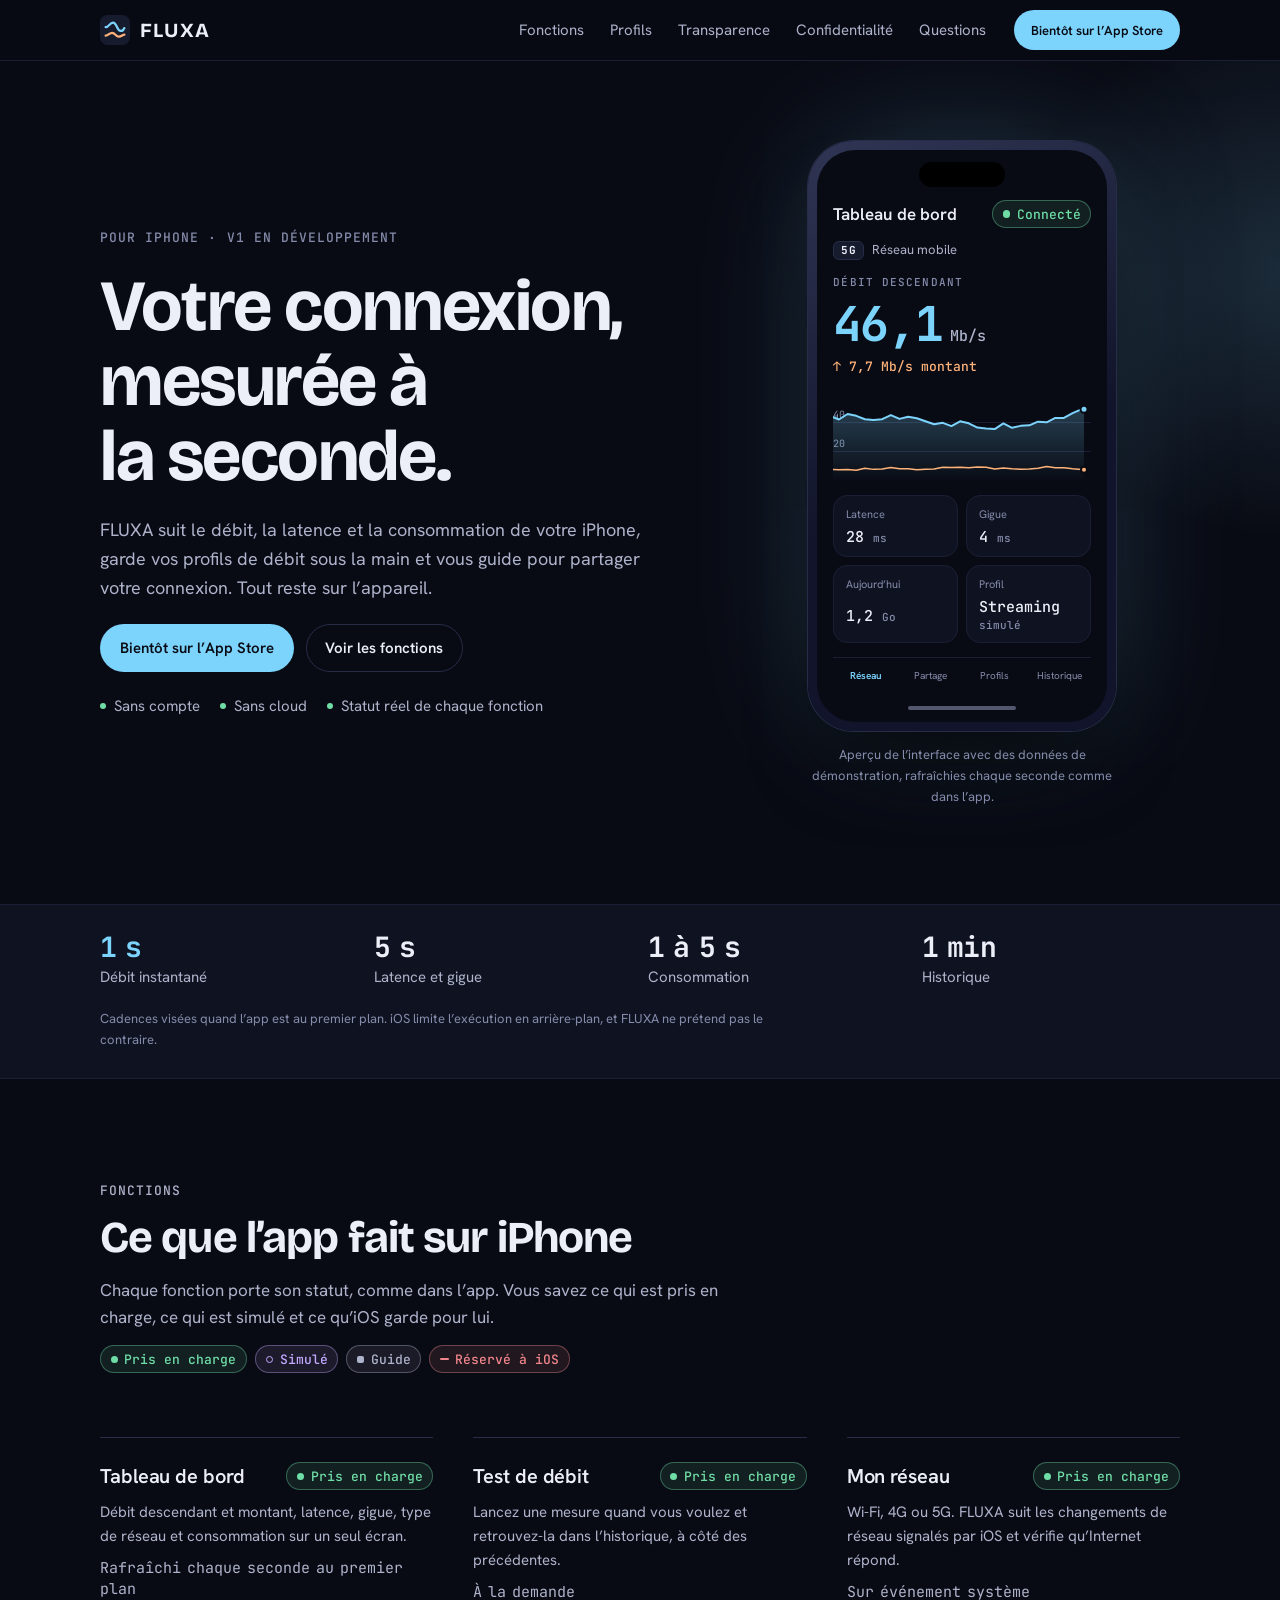
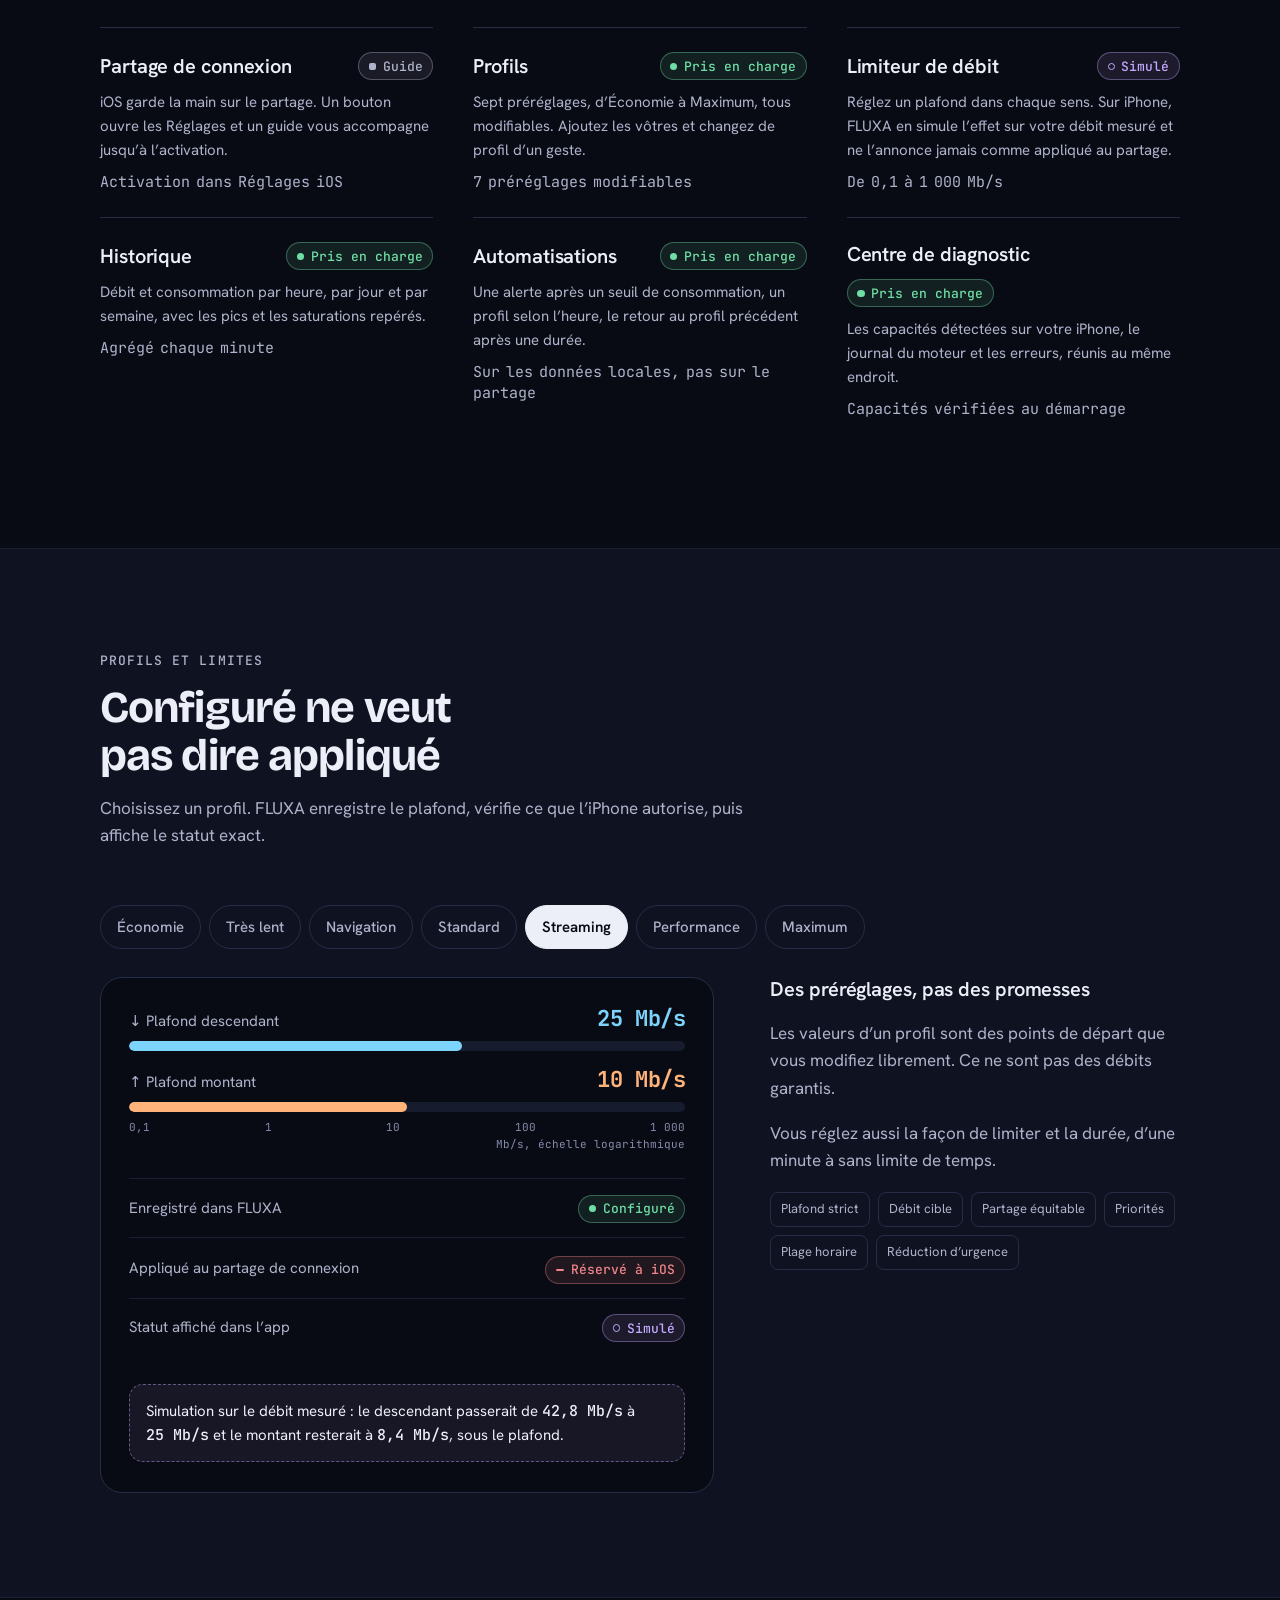
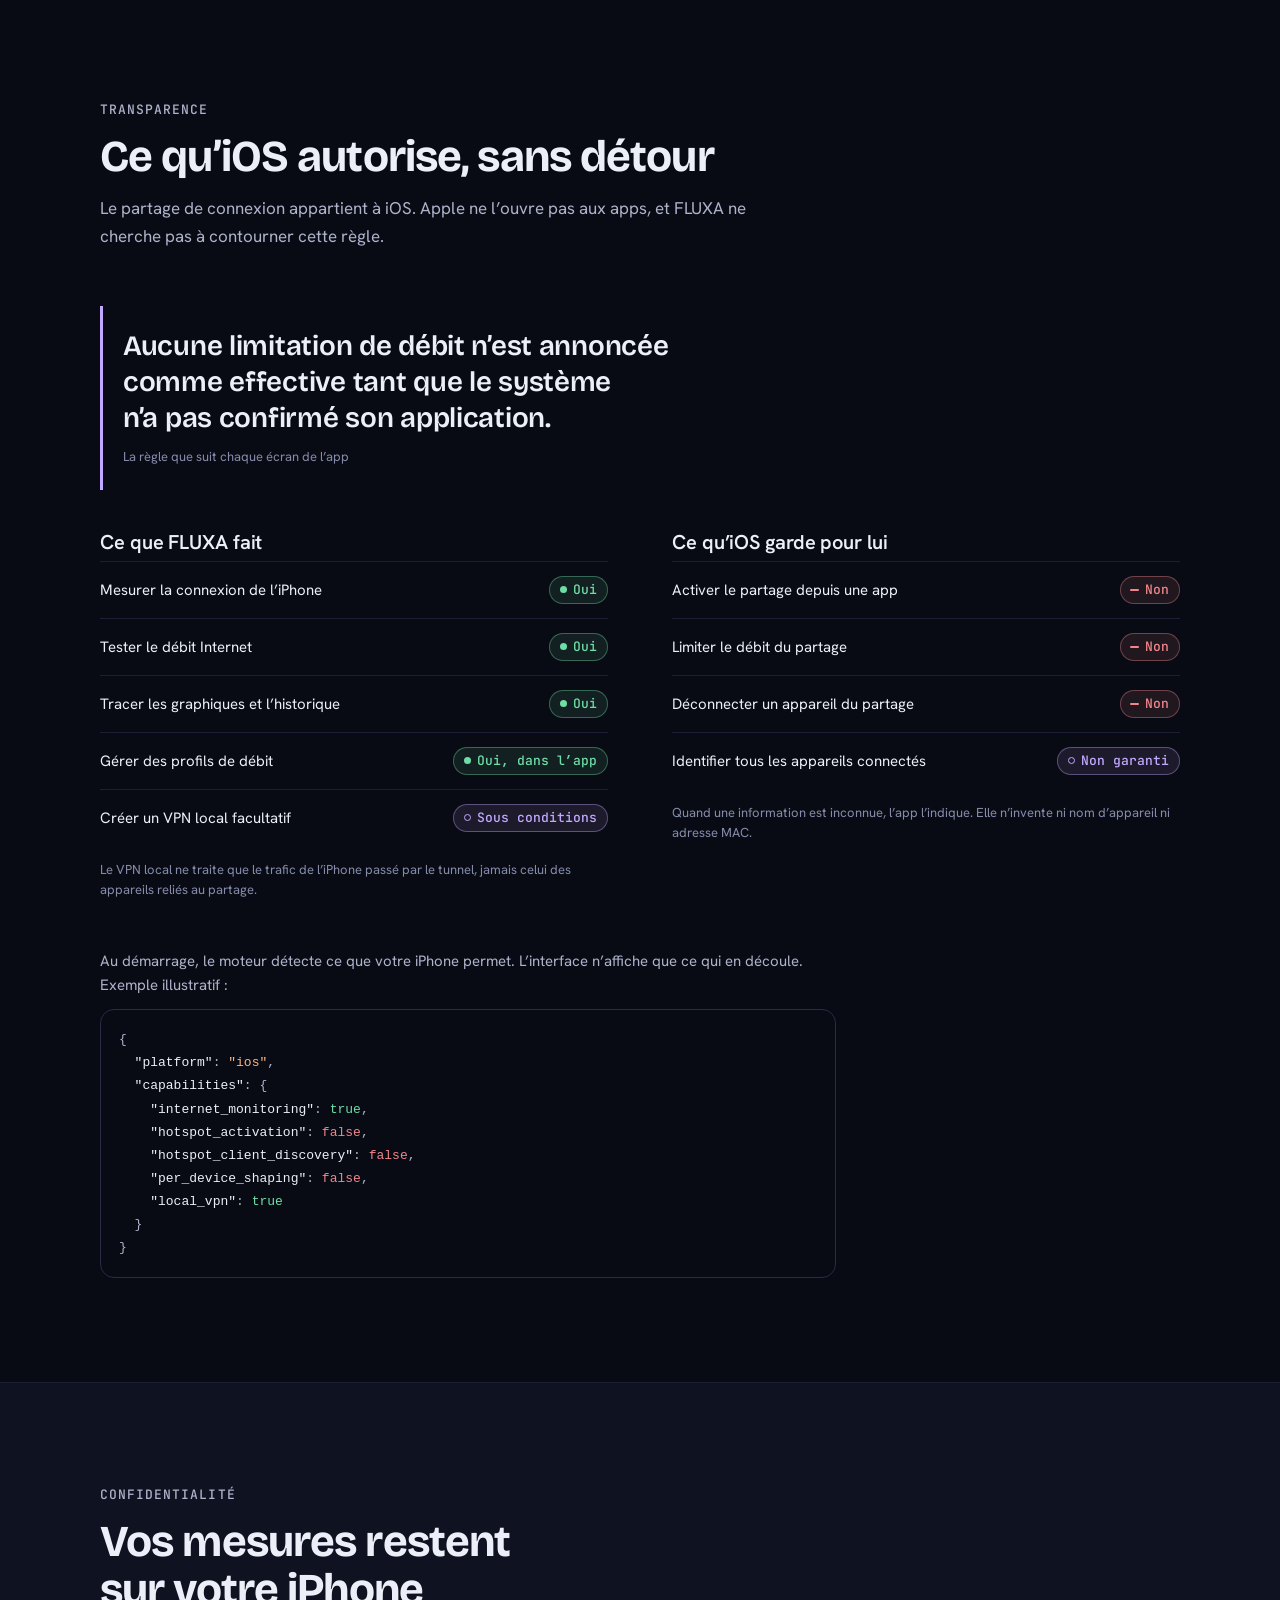
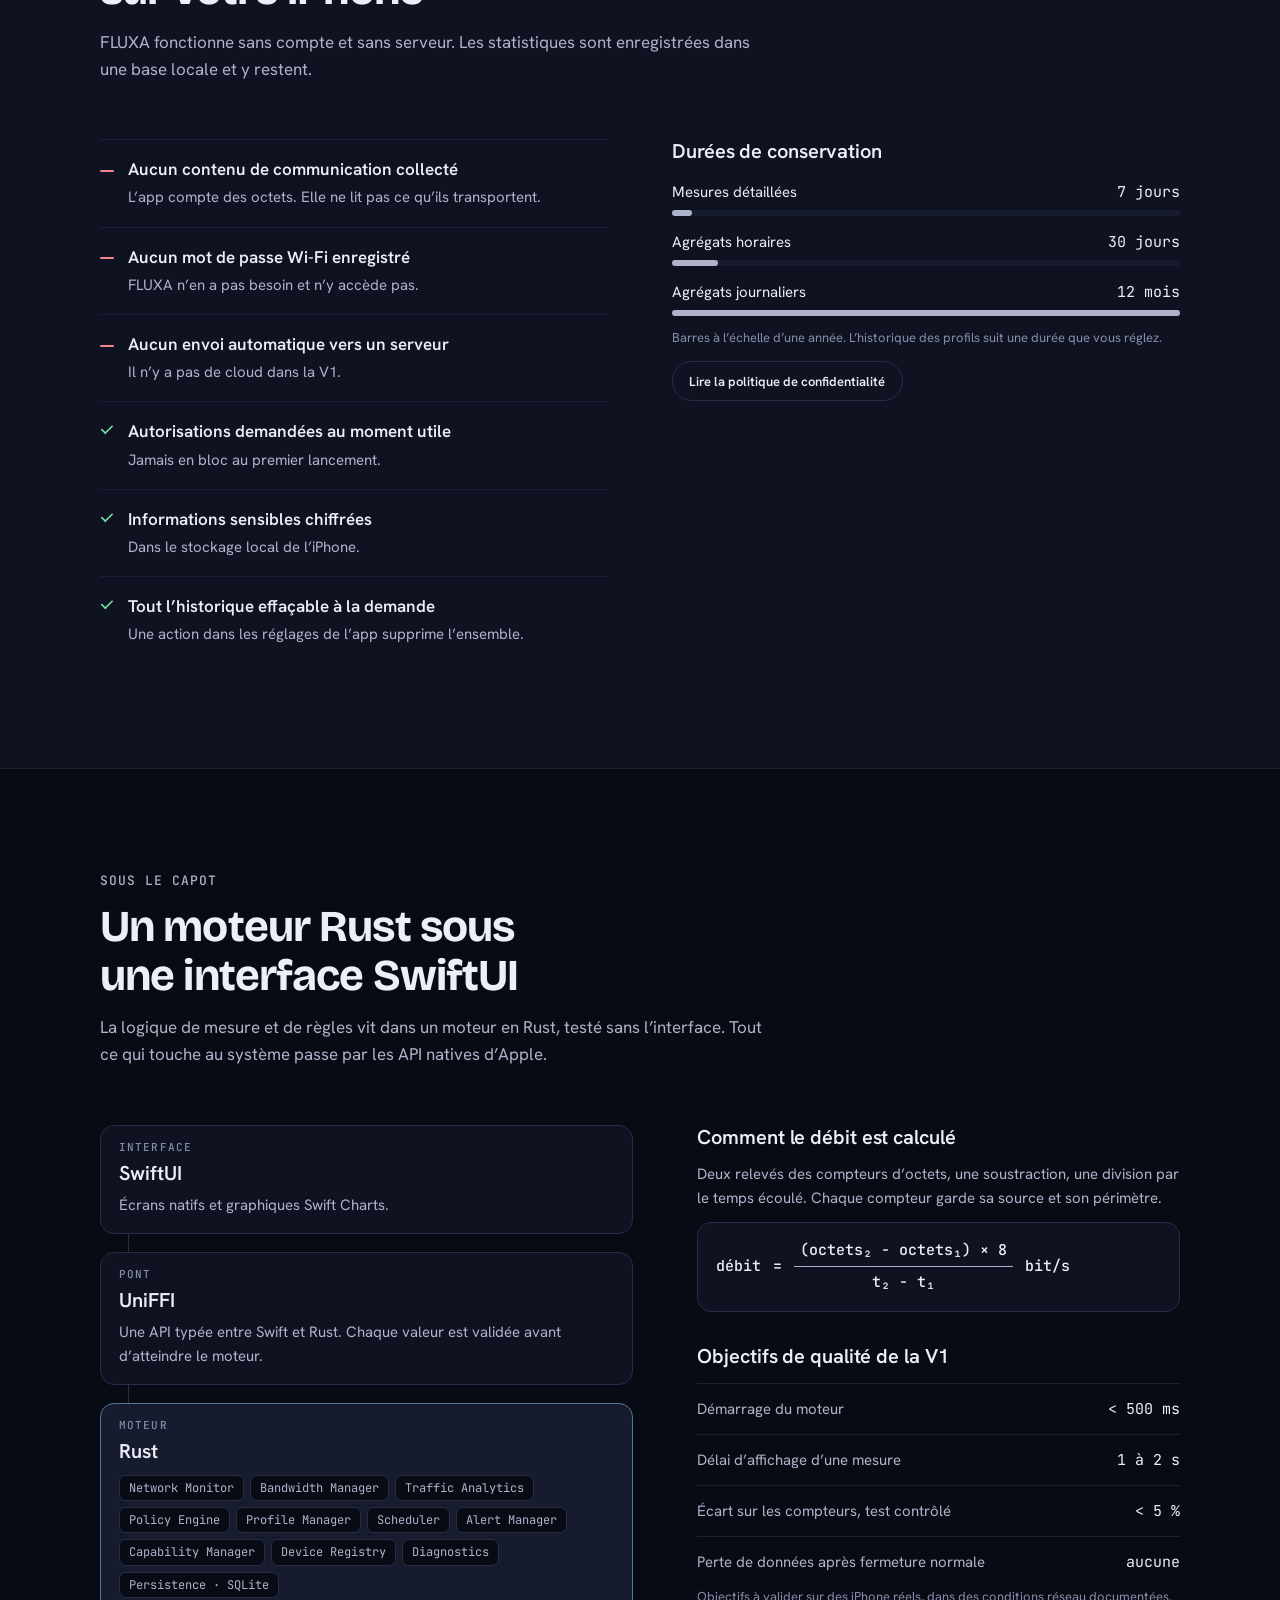
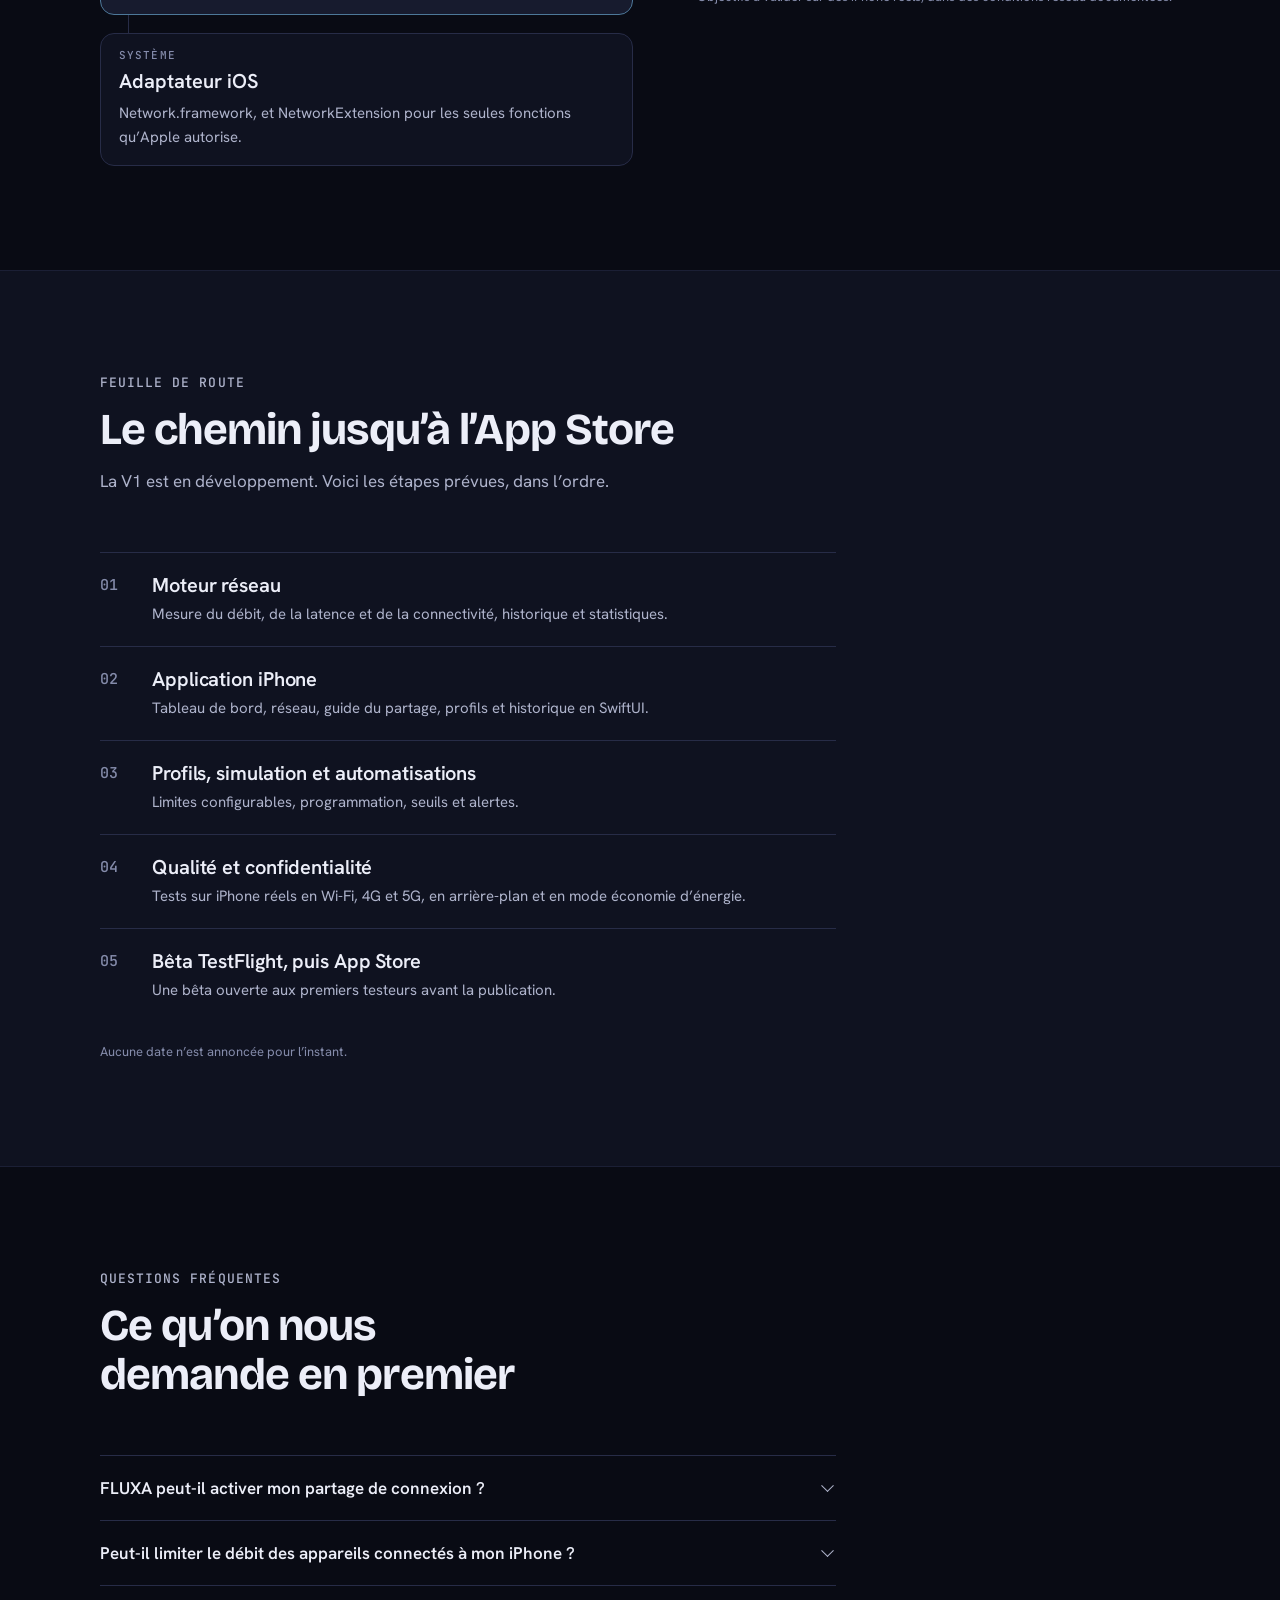
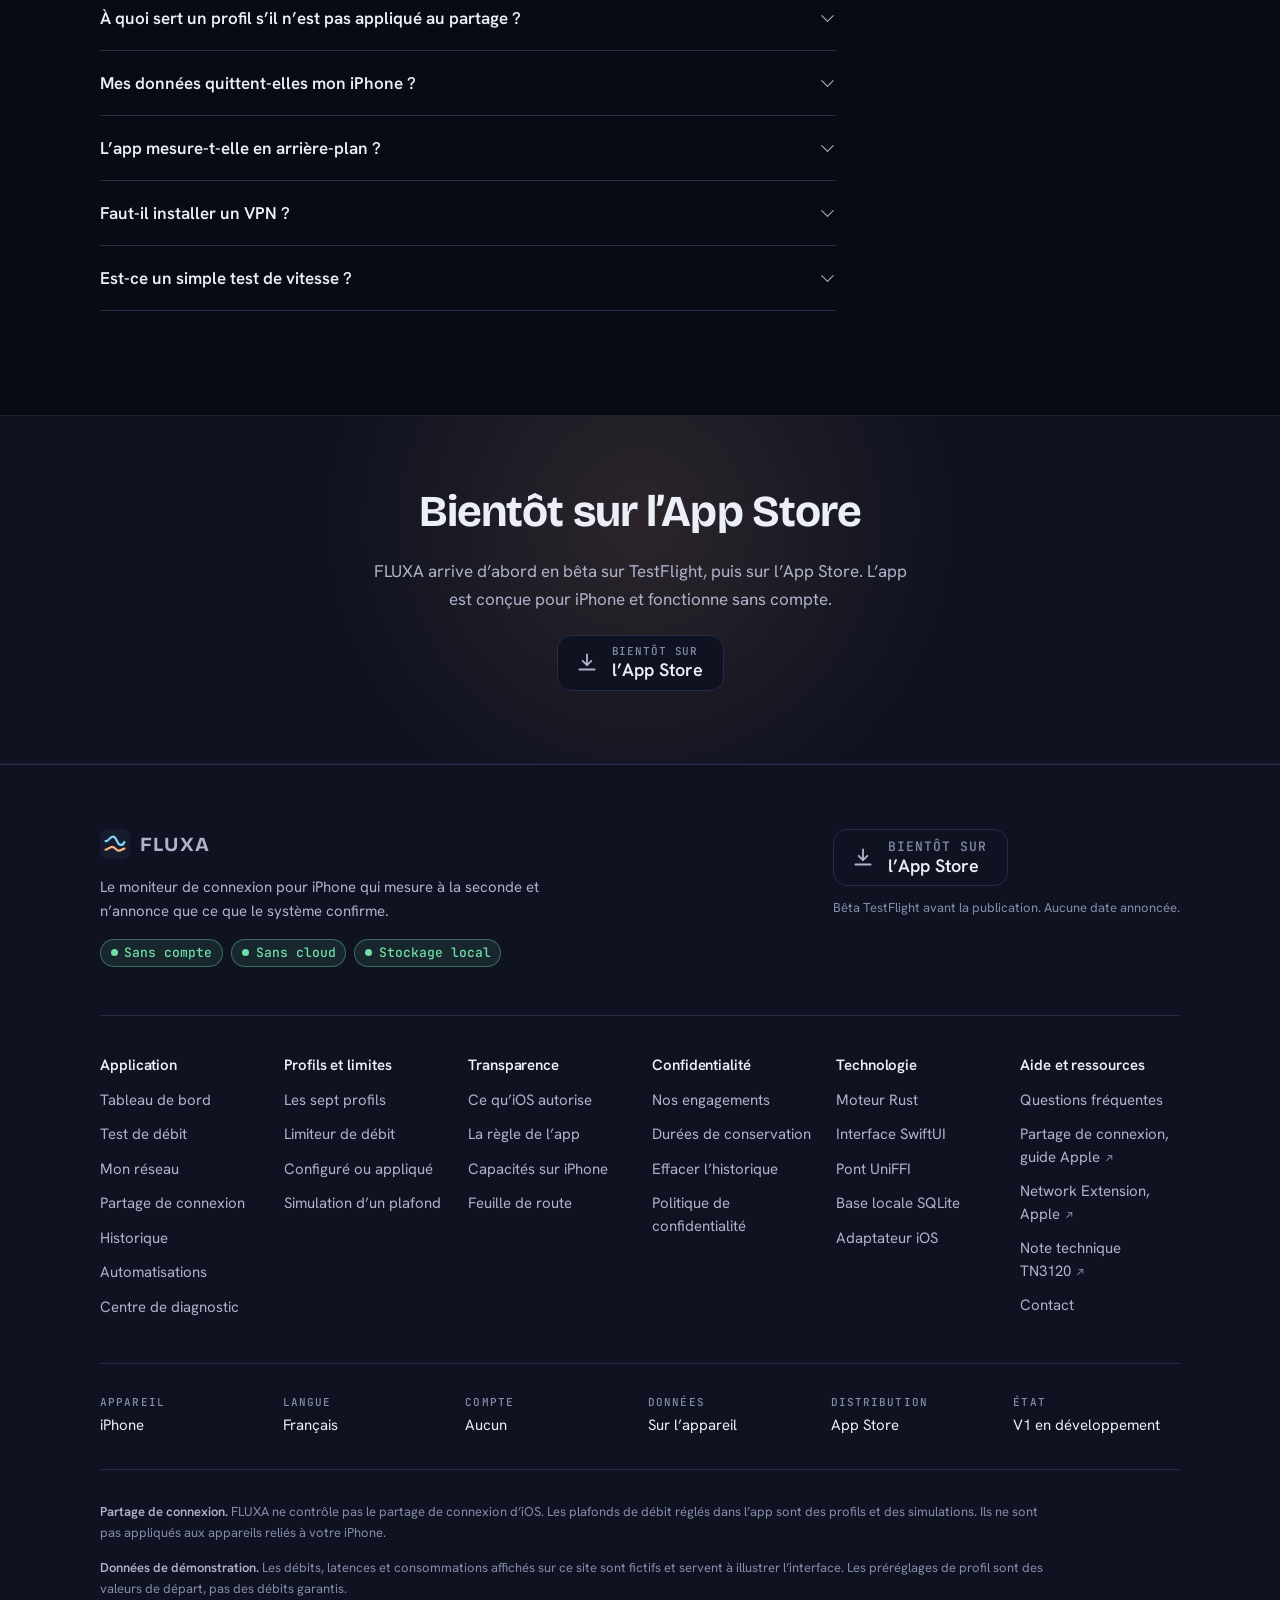
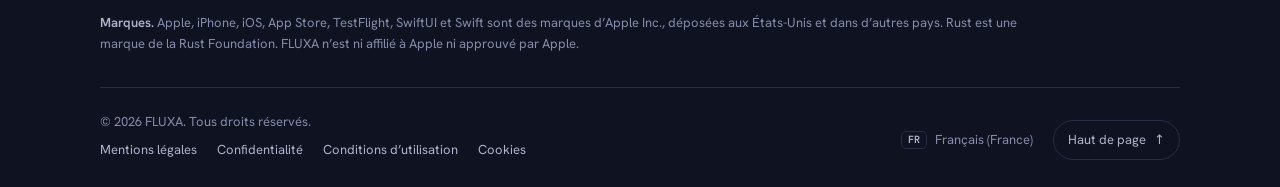
<file: index.html>
<!doctype html>
<html lang="fr">
<head>
<meta charset="utf-8">
<meta name="viewport" content="width=device-width, initial-scale=1, viewport-fit=cover">
<title>FLUXA pour iPhone</title>
<meta name="description" content="FLUXA mesure le débit, la latence et la consommation de votre iPhone, gère vos profils de débit et vous guide pour partager votre connexion. Sans compte, sans cloud.">
<meta name="theme-color" content="#090b14">
<meta property="og:title" content="FLUXA pour iPhone">
<meta property="og:description" content="Votre connexion, mesurée à la seconde. Sans compte, sans cloud.">
<meta property="og:type" content="website">
<meta property="og:locale" content="fr_FR">
<link rel="icon" href="assets/favicon.svg" type="image/svg+xml">
<link rel="preconnect" href="https://fonts.googleapis.com">
<link rel="preconnect" href="https://fonts.gstatic.com" crossorigin>
<link rel="stylesheet" href="https://fonts.googleapis.com/css2?family=Bricolage+Grotesque:opsz,wght@12..96,600;12..96,700&amp;family=Hanken+Grotesk:wght@400;500;600&amp;family=JetBrains+Mono:wght@400;500;700&amp;display=swap">
<link rel="stylesheet" href="assets/site.css">
</head>
<body id="haut">
<a class="skip" href="#contenu">Aller au contenu</a>

<!-- header:start -->
<header class="header">
  <div class="wrap header__row">
    <a class="brand" href="#haut" aria-label="FLUXA, accueil">
      <svg width="30" height="30" viewBox="0 0 32 32" aria-hidden="true"><rect width="32" height="32" rx="8" fill="#171b2e"/><path d="M6 13c4 0 4-5 8-5s4 9 8 9 3-3 4-3" fill="none" stroke="#7cd4fd" stroke-width="2.4" stroke-linecap="round"/><path d="M6 22c3 0 4-3 7-3s4 4 7 4 4-2 6-2" fill="none" stroke="#ffb37a" stroke-width="2.4" stroke-linecap="round"/></svg>
      <span class="brand__name">FLUXA</span>
    </a>
    <button class="menu-btn" id="menu-btn" type="button" aria-expanded="false" aria-controls="nav">
      <span class="menu-btn__bars" aria-hidden="true"></span><span class="menu-btn__label">Menu</span>
    </button>
    <nav class="nav" id="nav" aria-label="Navigation principale">
      <ul>
        <li><a href="#fonctions">Fonctions</a></li>
        <li><a href="#profils">Profils</a></li>
        <li><a href="#transparence">Transparence</a></li>
        <li><a href="#confidentialite">Confidentialité</a></li>
        <li><a href="#faq">Questions</a></li>
      </ul>
      <a class="btn btn--primary btn--sm" href="#telecharger">Bientôt sur l’App Store</a>
    </nav>
  </div>
</header>
<!-- header:end -->

<main id="contenu">

  <!-- ===== Héros ===== -->
  <section class="hero" aria-labelledby="titre">
    <div class="wrap hero__grid">
      <div class="hero__copy">
        <p class="eyebrow">Pour iPhone · V1 en développement</p>
        <h1 id="titre">Votre connexion, mesurée à la seconde.</h1>
        <p class="hero__lead">FLUXA suit le débit, la latence et la consommation de votre iPhone, garde vos profils de débit sous la main et vous guide pour partager votre connexion. Tout reste sur l’appareil.</p>
        <div class="hero__cta">
          <a class="btn btn--primary" href="#telecharger">Bientôt sur l’App Store</a>
          <a class="btn btn--ghost" href="#fonctions">Voir les fonctions</a>
        </div>
        <ul class="hero__facts">
          <li>Sans compte</li>
          <li>Sans cloud</li>
          <li>Statut réel de chaque fonction</li>
        </ul>
      </div>

      <figure class="phone">
        <div class="phone__body">
          <div class="phone__screen">
            <div class="phone__island" aria-hidden="true"></div>
            <div class="app">
              <div class="app__bar">
                <span class="app__title">Tableau de bord</span>
                <span class="pill pill--ok">Connecté</span>
              </div>
              <div class="app__net"><span class="tag">5G</span><span>Réseau mobile</span></div>
              <p class="app__label">Débit descendant</p>
              <p class="app__big"><span id="d-down">42,8</span><small>Mb/s</small></p>
              <p class="app__up">↑ <span id="d-up">8,4</span> Mb/s montant</p>
              <canvas class="app__chart" id="flux" role="img" aria-label="Courbe de démonstration des débits descendant et montant sur les trente dernières secondes, échelle de 0 à 60 Mb/s"></canvas>
              <dl class="app__tiles">
                <div><dt>Latence</dt><dd><span id="d-lat">28</span> <small>ms</small></dd></div>
                <div><dt>Gigue</dt><dd><span id="d-jit">4</span> <small>ms</small></dd></div>
                <div><dt>Aujourd’hui</dt><dd>1,2 <small>Go</small></dd></div>
                <div><dt>Profil</dt><dd>Streaming <small>simulé</small></dd></div>
              </dl>
              <ul class="app__tabs" aria-hidden="true">
                <li aria-current="page">Réseau</li>
                <li>Partage</li>
                <li>Profils</li>
                <li>Historique</li>
              </ul>
              <div class="app__home" aria-hidden="true"></div>
            </div>
          </div>
        </div>
        <figcaption>Aperçu de l’interface avec des données de démonstration, rafraîchies chaque seconde comme dans l’app.</figcaption>
      </figure>
    </div>
  </section>

  <!-- ===== Cadences ===== -->
  <section class="cadence" aria-label="Cadences de mesure">
    <div class="wrap">
      <dl>
        <div><dt class="dn">1 s</dt><dd>Débit instantané</dd></div>
        <div><dt>5 s</dt><dd>Latence et gigue</dd></div>
        <div><dt>1 à 5 s</dt><dd>Consommation</dd></div>
        <div><dt>1 min</dt><dd>Historique</dd></div>
      </dl>
      <p class="cadence__note">Cadences visées quand l’app est au premier plan. iOS limite l’exécution en arrière-plan, et FLUXA ne prétend pas le contraire.</p>
    </div>
  </section>

  <!-- ===== Fonctions ===== -->
  <section class="section" id="fonctions" aria-labelledby="h-fonctions">
    <div class="wrap">
      <div class="section__head">
        <p class="eyebrow">Fonctions</p>
        <h2 id="h-fonctions">Ce que l’app fait sur iPhone</h2>
        <p>Chaque fonction porte son statut, comme dans l’app. Vous savez ce qui est pris en charge, ce qui est simulé et ce qu’iOS garde pour lui.</p>
        <div class="legend" aria-label="Légende des statuts">
          <span class="pill pill--ok">Pris en charge</span>
          <span class="pill pill--sim">Simulé</span>
          <span class="pill pill--sys">Guide</span>
          <span class="pill pill--no">Réservé à iOS</span>
        </div>
      </div>

      <ul class="feats">
        <li class="feat" id="f-tableau">
          <div class="feat__head"><h3>Tableau de bord</h3><span class="pill pill--ok">Pris en charge</span></div>
          <p>Débit descendant et montant, latence, gigue, type de réseau et consommation sur un seul écran.</p>
          <p class="feat__meta">Rafraîchi chaque seconde au premier plan</p>
        </li>
        <li class="feat" id="f-test">
          <div class="feat__head"><h3>Test de débit</h3><span class="pill pill--ok">Pris en charge</span></div>
          <p>Lancez une mesure quand vous voulez et retrouvez-la dans l’historique, à côté des précédentes.</p>
          <p class="feat__meta">À la demande</p>
        </li>
        <li class="feat" id="f-reseau">
          <div class="feat__head"><h3>Mon réseau</h3><span class="pill pill--ok">Pris en charge</span></div>
          <p>Wi-Fi, 4G ou 5G. FLUXA suit les changements de réseau signalés par iOS et vérifie qu’Internet répond.</p>
          <p class="feat__meta">Sur événement système</p>
        </li>
        <li class="feat" id="f-partage">
          <div class="feat__head"><h3>Partage de connexion</h3><span class="pill pill--sys">Guide</span></div>
          <p>iOS garde la main sur le partage. Un bouton ouvre les Réglages et un guide vous accompagne jusqu’à l’activation.</p>
          <p class="feat__meta">Activation dans Réglages iOS</p>
        </li>
        <li class="feat" id="f-profils">
          <div class="feat__head"><h3>Profils</h3><span class="pill pill--ok">Pris en charge</span></div>
          <p>Sept préréglages, d’Économie à Maximum, tous modifiables. Ajoutez les vôtres et changez de profil d’un geste.</p>
          <p class="feat__meta">7 préréglages modifiables</p>
        </li>
        <li class="feat" id="f-limiteur">
          <div class="feat__head"><h3>Limiteur de débit</h3><span class="pill pill--sim">Simulé</span></div>
          <p>Réglez un plafond dans chaque sens. Sur iPhone, FLUXA en simule l’effet sur votre débit mesuré et ne l’annonce jamais comme appliqué au partage.</p>
          <p class="feat__meta">De 0,1 à 1 000 Mb/s</p>
        </li>
        <li class="feat" id="f-historique">
          <div class="feat__head"><h3>Historique</h3><span class="pill pill--ok">Pris en charge</span></div>
          <p>Débit et consommation par heure, par jour et par semaine, avec les pics et les saturations repérés.</p>
          <p class="feat__meta">Agrégé chaque minute</p>
        </li>
        <li class="feat" id="f-automatisations">
          <div class="feat__head"><h3>Automatisations</h3><span class="pill pill--ok">Pris en charge</span></div>
          <p>Une alerte après un seuil de consommation, un profil selon l’heure, le retour au profil précédent après une durée.</p>
          <p class="feat__meta">Sur les données locales, pas sur le partage</p>
        </li>
        <li class="feat" id="f-diagnostic">
          <div class="feat__head"><h3>Centre de diagnostic</h3><span class="pill pill--ok">Pris en charge</span></div>
          <p>Les capacités détectées sur votre iPhone, le journal du moteur et les erreurs, réunis au même endroit.</p>
          <p class="feat__meta">Capacités vérifiées au démarrage</p>
        </li>
      </ul>
    </div>
  </section>

  <!-- ===== Profils ===== -->
  <section class="section section--alt" id="profils" aria-labelledby="h-profils">
    <div class="wrap">
      <div class="section__head">
        <p class="eyebrow">Profils et limites</p>
        <h2 id="h-profils">Configuré ne veut pas dire appliqué</h2>
        <p>Choisissez un profil. FLUXA enregistre le plafond, vérifie ce que l’iPhone autorise, puis affiche le statut exact.</p>
      </div>

      <div class="lab" id="lab">
        <div class="lab__chips" role="group" aria-label="Profil de connexion">
          <button class="chip" type="button" aria-pressed="false">Économie</button>
          <button class="chip" type="button" aria-pressed="false">Très lent</button>
          <button class="chip" type="button" aria-pressed="false">Navigation</button>
          <button class="chip" type="button" aria-pressed="false">Standard</button>
          <button class="chip" type="button" aria-pressed="true">Streaming</button>
          <button class="chip" type="button" aria-pressed="false">Performance</button>
          <button class="chip" type="button" aria-pressed="false">Maximum</button>
        </div>

        <div class="lab__panel">
          <div class="meters">
            <div class="meter meter--down">
              <div class="meter__row"><span class="meter__name">↓ Plafond descendant</span><span class="meter__val dn" id="v-down">25 Mb/s</span></div>
              <div class="meter__track"><div class="meter__fill" id="m-down" style="width:59.9%"></div></div>
            </div>
            <div class="meter meter--up">
              <div class="meter__row"><span class="meter__name">↑ Plafond montant</span><span class="meter__val upc" id="v-up">10 Mb/s</span></div>
              <div class="meter__track"><div class="meter__fill" id="m-up" style="width:50%"></div></div>
            </div>
            <div>
              <div class="scale" aria-hidden="true"><span>0,1</span><span>1</span><span>10</span><span>100</span><span>1 000</span></div>
              <p class="scale__unit">Mb/s, échelle logarithmique</p>
            </div>
          </div>

          <dl class="verdict">
            <div><dt>Enregistré dans FLUXA</dt><dd><span class="pill pill--ok">Configuré</span></dd></div>
            <div><dt>Appliqué au partage de connexion</dt><dd><span class="pill pill--no">Réservé à iOS</span></dd></div>
            <div><dt>Statut affiché dans l’app</dt><dd><span class="pill pill--sim">Simulé</span></dd></div>
          </dl>

          <p class="lab__effect" id="lab-effect" aria-live="polite">Simulation sur le débit mesuré : le descendant passerait de <strong>42,8 Mb/s</strong> à <strong>25 Mb/s</strong> et le montant resterait à <strong>8,4 Mb/s</strong>, sous le plafond.</p>
        </div>

        <div class="lab__side">
          <h3>Des préréglages, pas des promesses</h3>
          <p>Les valeurs d’un profil sont des points de départ que vous modifiez librement. Ce ne sont pas des débits garantis.</p>
          <p>Vous réglez aussi la façon de limiter et la durée, d’une minute à sans limite de temps.</p>
          <ul class="modes" aria-label="Modes de limitation configurables">
            <li>Plafond strict</li>
            <li>Débit cible</li>
            <li>Partage équitable</li>
            <li>Priorités</li>
            <li>Plage horaire</li>
            <li>Réduction d’urgence</li>
          </ul>
        </div>
      </div>
    </div>
  </section>

  <!-- ===== Transparence ===== -->
  <section class="section" id="transparence" aria-labelledby="h-transparence">
    <div class="wrap">
      <div class="section__head">
        <p class="eyebrow">Transparence</p>
        <h2 id="h-transparence">Ce qu’iOS autorise, sans détour</h2>
        <p>Le partage de connexion appartient à iOS. Apple ne l’ouvre pas aux apps, et FLUXA ne cherche pas à contourner cette règle.</p>
      </div>

      <blockquote class="rule" id="regle">
        <p>Aucune limitation de débit n’est annoncée comme effective tant que le système n’a pas confirmé son application.</p>
        <footer>La règle que suit chaque écran de l’app</footer>
      </blockquote>

      <div class="caps" id="capacites">
        <div>
          <h3>Ce que FLUXA fait</h3>
          <ul class="caps__list">
            <li><span>Mesurer la connexion de l’iPhone</span><span class="pill pill--ok">Oui</span></li>
            <li><span>Tester le débit Internet</span><span class="pill pill--ok">Oui</span></li>
            <li><span>Tracer les graphiques et l’historique</span><span class="pill pill--ok">Oui</span></li>
            <li><span>Gérer des profils de débit</span><span class="pill pill--ok">Oui, dans l’app</span></li>
            <li><span>Créer un VPN local facultatif</span><span class="pill pill--sim">Sous conditions</span></li>
          </ul>
          <p class="caps__note">Le VPN local ne traite que le trafic de l’iPhone passé par le tunnel, jamais celui des appareils reliés au partage.</p>
        </div>
        <div>
          <h3>Ce qu’iOS garde pour lui</h3>
          <ul class="caps__list">
            <li><span>Activer le partage depuis une app</span><span class="pill pill--no">Non</span></li>
            <li><span>Limiter le débit du partage</span><span class="pill pill--no">Non</span></li>
            <li><span>Déconnecter un appareil du partage</span><span class="pill pill--no">Non</span></li>
            <li><span>Identifier tous les appareils connectés</span><span class="pill pill--sim">Non garanti</span></li>
          </ul>
          <p class="caps__note">Quand une information est inconnue, l’app l’indique. Elle n’invente ni nom d’appareil ni adresse MAC.</p>
        </div>
      </div>

      <div class="code">
        <p class="code__label">Au démarrage, le moteur détecte ce que votre iPhone permet. L’interface n’affiche que ce qui en découle. Exemple illustratif :</p>
<pre><code>{
  <span class="k">"platform"</span>: <span class="s">"ios"</span>,
  <span class="k">"capabilities"</span>: {
    <span class="k">"internet_monitoring"</span>: <span class="t">true</span>,
    <span class="k">"hotspot_activation"</span>: <span class="f">false</span>,
    <span class="k">"hotspot_client_discovery"</span>: <span class="f">false</span>,
    <span class="k">"per_device_shaping"</span>: <span class="f">false</span>,
    <span class="k">"local_vpn"</span>: <span class="t">true</span>
  }
}</code></pre>
      </div>
    </div>
  </section>

  <!-- ===== Confidentialité ===== -->
  <section class="section section--alt" id="confidentialite" aria-labelledby="h-confidentialite">
    <div class="wrap">
      <div class="section__head">
        <p class="eyebrow">Confidentialité</p>
        <h2 id="h-confidentialite">Vos mesures restent sur votre iPhone</h2>
        <p>FLUXA fonctionne sans compte et sans serveur. Les statistiques sont enregistrées dans une base locale et y restent.</p>
      </div>

      <div class="privacy">
        <div>
          <ul class="never">
            <li><div><strong>Aucun contenu de communication collecté</strong><span>L’app compte des octets. Elle ne lit pas ce qu’ils transportent.</span></div></li>
            <li><div><strong>Aucun mot de passe Wi-Fi enregistré</strong><span>FLUXA n’en a pas besoin et n’y accède pas.</span></div></li>
            <li><div><strong>Aucun envoi automatique vers un serveur</strong><span>Il n’y a pas de cloud dans la V1.</span></div></li>
          </ul>
          <ul class="never never--yes">
            <li><div><strong>Autorisations demandées au moment utile</strong><span>Jamais en bloc au premier lancement.</span></div></li>
            <li><div><strong>Informations sensibles chiffrées</strong><span>Dans le stockage local de l’iPhone.</span></div></li>
            <li id="suppression"><div><strong>Tout l’historique effaçable à la demande</strong><span>Une action dans les réglages de l’app supprime l’ensemble.</span></div></li>
          </ul>
        </div>

        <div class="retention" id="conservation">
          <h3>Durées de conservation</h3>
          <ul class="retention__bars">
            <li><div class="row"><span>Mesures détaillées</span><span>7 jours</span></div><div class="bar"><i style="width:4%"></i></div></li>
            <li><div class="row"><span>Agrégats horaires</span><span>30 jours</span></div><div class="bar"><i style="width:9%"></i></div></li>
            <li><div class="row"><span>Agrégats journaliers</span><span>12 mois</span></div><div class="bar"><i style="width:100%"></i></div></li>
          </ul>
          <p>Barres à l’échelle d’une année. L’historique des profils suit une durée que vous réglez.</p>
          <p><a class="btn btn--ghost btn--sm" href="confidentialite.html">Lire la politique de confidentialité</a></p>
        </div>
      </div>
    </div>
  </section>

  <!-- ===== Technologie ===== -->
  <section class="section" id="technologie" aria-labelledby="h-technologie">
    <div class="wrap">
      <div class="section__head">
        <p class="eyebrow">Sous le capot</p>
        <h2 id="h-technologie">Un moteur Rust sous une interface SwiftUI</h2>
        <p>La logique de mesure et de règles vit dans un moteur en Rust, testé sans l’interface. Tout ce qui touche au système passe par les API natives d’Apple.</p>
      </div>

      <div class="tech">
        <div class="stack" aria-label="Architecture de l’application, de l’interface au système">
          <div class="stack__layer" id="t-swiftui">
            <span class="stack__role">Interface</span>
            <span class="stack__name">SwiftUI</span>
            <p>Écrans natifs et graphiques Swift Charts.</p>
          </div>
          <div class="stack__link" aria-hidden="true"></div>
          <div class="stack__layer" id="t-uniffi">
            <span class="stack__role">Pont</span>
            <span class="stack__name">UniFFI</span>
            <p>Une API typée entre Swift et Rust. Chaque valeur est validée avant d’atteindre le moteur.</p>
          </div>
          <div class="stack__link" aria-hidden="true"></div>
          <div class="stack__layer stack__layer--core" id="t-rust">
            <span class="stack__role">Moteur</span>
            <span class="stack__name">Rust</span>
            <ul class="stack__mods">
              <li>Network Monitor</li>
              <li>Bandwidth Manager</li>
              <li>Traffic Analytics</li>
              <li>Policy Engine</li>
              <li>Profile Manager</li>
              <li>Scheduler</li>
              <li>Alert Manager</li>
              <li>Capability Manager</li>
              <li>Device Registry</li>
              <li>Diagnostics</li>
              <li id="t-sqlite">Persistence · SQLite</li>
            </ul>
          </div>
          <div class="stack__link" aria-hidden="true"></div>
          <div class="stack__layer" id="t-ios">
            <span class="stack__role">Système</span>
            <span class="stack__name">Adaptateur iOS</span>
            <p>Network.framework, et NetworkExtension pour les seules fonctions qu’Apple autorise.</p>
          </div>
        </div>

        <div class="tech__side">
          <div class="formula">
            <h3>Comment le débit est calculé</h3>
            <p>Deux relevés des compteurs d’octets, une soustraction, une division par le temps écoulé. Chaque compteur garde sa source et son périmètre.</p>
            <div class="formula__eq" role="math" aria-label="Débit égale octets au second relevé moins octets au premier relevé, multiplié par huit, divisé par le temps écoulé entre les deux relevés">
              <div>
                <span>débit</span><span>=</span>
                <span class="frac"><span>(octets₂ − octets₁) × 8</span><span>t₂ − t₁</span></span>
                <span>bit/s</span>
              </div>
            </div>
          </div>

          <div>
            <h3>Objectifs de qualité de la V1</h3>
            <dl class="goals" style="margin-top:14px">
              <div><dt>Démarrage du moteur</dt><dd>&lt; 500 ms</dd></div>
              <div><dt>Délai d’affichage d’une mesure</dt><dd>1 à 2 s</dd></div>
              <div><dt>Écart sur les compteurs, test contrôlé</dt><dd>&lt; 5 %</dd></div>
              <div><dt>Perte de données après fermeture normale</dt><dd>aucune</dd></div>
            </dl>
            <p class="goals__note">Objectifs à valider sur des iPhone réels, dans des conditions réseau documentées.</p>
          </div>
        </div>
      </div>
    </div>
  </section>

  <!-- ===== Feuille de route ===== -->
  <section class="section section--alt" id="feuille-de-route" aria-labelledby="h-route">
    <div class="wrap">
      <div class="section__head">
        <p class="eyebrow">Feuille de route</p>
        <h2 id="h-route">Le chemin jusqu’à l’App Store</h2>
        <p>La V1 est en développement. Voici les étapes prévues, dans l’ordre.</p>
      </div>
      <ol class="steps">
        <li><h3>Moteur réseau</h3><p>Mesure du débit, de la latence et de la connectivité, historique et statistiques.</p></li>
        <li><h3>Application iPhone</h3><p>Tableau de bord, réseau, guide du partage, profils et historique en SwiftUI.</p></li>
        <li><h3>Profils, simulation et automatisations</h3><p>Limites configurables, programmation, seuils et alertes.</p></li>
        <li><h3>Qualité et confidentialité</h3><p>Tests sur iPhone réels en Wi-Fi, 4G et 5G, en arrière-plan et en mode économie d’énergie.</p></li>
        <li><h3>Bêta TestFlight, puis App Store</h3><p>Une bêta ouverte aux premiers testeurs avant la publication.</p></li>
      </ol>
      <p class="steps__note">Aucune date n’est annoncée pour l’instant.</p>
    </div>
  </section>

  <!-- ===== FAQ ===== -->
  <section class="section" id="faq" aria-labelledby="h-faq">
    <div class="wrap">
      <div class="section__head">
        <p class="eyebrow">Questions fréquentes</p>
        <h2 id="h-faq">Ce qu’on nous demande en premier</h2>
      </div>
      <div class="faq">
        <details>
          <summary>FLUXA peut-il activer mon partage de connexion ?</summary>
          <p>Non. Sur iPhone, seul l’utilisateur active le partage, dans Réglages. FLUXA ouvre les Réglages et vous guide, mais ne bascule pas l’interrupteur à votre place.</p>
        </details>
        <details>
          <summary>Peut-il limiter le débit des appareils connectés à mon iPhone ?</summary>
          <p>Non. iOS ne donne à aucune app le contrôle du trafic du partage de connexion. Vous pouvez configurer des plafonds et voir leur effet simulé sur votre débit mesuré. L’app affiche alors le statut « Simulé », jamais « Appliqué ».</p>
        </details>
        <details>
          <summary>À quoi sert un profil s’il n’est pas appliqué au partage ?</summary>
          <p>À préparer vos réglages, à comparer des scénarios sur votre débit réel et à déclencher des alertes ou des automatisations sur vos données locales. Si une fonction devient applicable, l’app le signale seulement après confirmation du système.</p>
        </details>
        <details>
          <summary>Mes données quittent-elles mon iPhone ?</summary>
          <p>Non. Il n’y a ni compte ni cloud dans la V1. Les mesures sont stockées dans une base locale, et vous pouvez tout effacer depuis les réglages de l’app.</p>
        </details>
        <details>
          <summary>L’app mesure-t-elle en arrière-plan ?</summary>
          <p>Les cadences annoncées valent quand l’app est au premier plan. iOS restreint l’exécution en arrière-plan, et la fréquence des mesures peut alors baisser.</p>
        </details>
        <details>
          <summary>Faut-il installer un VPN ?</summary>
          <p>Non. Le VPN local est facultatif et demande votre accord. Il traite uniquement le trafic de l’iPhone passé par le tunnel, pas celui des appareils reliés au partage.</p>
        </details>
        <details>
          <summary>Est-ce un simple test de vitesse ?</summary>
          <p>Non. Le test de débit est une fonction parmi d’autres. FLUXA réunit le suivi continu de la connexion, l’historique de consommation, les profils et le guide du partage.</p>
        </details>
      </div>
    </div>
  </section>

  <!-- ===== Appel final ===== -->
  <section class="cta section--alt" id="telecharger" aria-labelledby="h-cta">
    <div class="wrap cta__inner">
      <h2 id="h-cta">Bientôt sur l’App Store</h2>
      <p>FLUXA arrive d’abord en bêta sur TestFlight, puis sur l’App Store. L’app est conçue pour iPhone et fonctionne sans compte.</p>
      <div class="store" role="img" aria-label="Bientôt disponible sur l’App Store">
        <svg width="26" height="26" viewBox="0 0 24 24" fill="none" stroke="currentColor" stroke-width="1.7" stroke-linecap="round" stroke-linejoin="round" aria-hidden="true"><path d="M12 4v10"/><path d="m8 10 4 4 4-4"/><path d="M5 18h14"/></svg>
        <span class="store__txt"><small>Bientôt sur</small><strong>l’App Store</strong></span>
      </div>
    </div>
  </section>
</main>

<!-- footer:start -->
<footer class="footer" aria-label="Pied de page">
  <div class="wrap">

    <div class="footer__top">
      <div class="footer__brand">
        <a class="brand" href="#haut" aria-label="FLUXA, haut de page">
          <svg width="30" height="30" viewBox="0 0 32 32" aria-hidden="true"><rect width="32" height="32" rx="8" fill="#171b2e"/><path d="M6 13c4 0 4-5 8-5s4 9 8 9 3-3 4-3" fill="none" stroke="#7cd4fd" stroke-width="2.4" stroke-linecap="round"/><path d="M6 22c3 0 4-3 7-3s4 4 7 4 4-2 6-2" fill="none" stroke="#ffb37a" stroke-width="2.4" stroke-linecap="round"/></svg>
          <span class="brand__name">FLUXA</span>
        </a>
        <p>Le moniteur de connexion pour iPhone qui mesure à la seconde et n’annonce que ce que le système confirme.</p>
        <ul class="footer__badges" aria-label="En bref">
          <li class="pill pill--ok">Sans compte</li>
          <li class="pill pill--ok">Sans cloud</li>
          <li class="pill pill--ok">Stockage local</li>
        </ul>
      </div>
      <div class="footer__get">
        <div class="store" role="img" aria-label="Bientôt disponible sur l’App Store">
          <svg width="26" height="26" viewBox="0 0 24 24" fill="none" stroke="currentColor" stroke-width="1.7" stroke-linecap="round" stroke-linejoin="round" aria-hidden="true"><path d="M12 4v10"/><path d="m8 10 4 4 4-4"/><path d="M5 18h14"/></svg>
          <span class="store__txt"><small>Bientôt sur</small><strong>l’App Store</strong></span>
        </div>
        <small>Bêta TestFlight avant la publication. Aucune date annoncée.</small>
      </div>
    </div>

    <nav class="footer__cols" aria-label="Plan du site">
      <details class="fcol" open>
        <summary><h3>Application</h3></summary>
        <ul>
          <li><a href="#f-tableau">Tableau de bord</a></li>
          <li><a href="#f-test">Test de débit</a></li>
          <li><a href="#f-reseau">Mon réseau</a></li>
          <li><a href="#f-partage">Partage de connexion</a></li>
          <li><a href="#f-historique">Historique</a></li>
          <li><a href="#f-automatisations">Automatisations</a></li>
          <li><a href="#f-diagnostic">Centre de diagnostic</a></li>
        </ul>
      </details>
      <details class="fcol" open>
        <summary><h3>Profils et limites</h3></summary>
        <ul>
          <li><a href="#profils">Les sept profils</a></li>
          <li><a href="#f-limiteur">Limiteur de débit</a></li>
          <li><a href="#lab">Configuré ou appliqué</a></li>
          <li><a href="#lab-effect">Simulation d’un plafond</a></li>
        </ul>
      </details>
      <details class="fcol" open>
        <summary><h3>Transparence</h3></summary>
        <ul>
          <li><a href="#transparence">Ce qu’iOS autorise</a></li>
          <li><a href="#regle">La règle de l’app</a></li>
          <li><a href="#capacites">Capacités sur iPhone</a></li>
          <li><a href="#feuille-de-route">Feuille de route</a></li>
        </ul>
      </details>
      <details class="fcol" open>
        <summary><h3>Confidentialité</h3></summary>
        <ul>
          <li><a href="#confidentialite">Nos engagements</a></li>
          <li><a href="#conservation">Durées de conservation</a></li>
          <li><a href="#suppression">Effacer l’historique</a></li>
          <li><a href="confidentialite.html">Politique de confidentialité</a></li>
        </ul>
      </details>
      <details class="fcol" open>
        <summary><h3>Technologie</h3></summary>
        <ul>
          <li><a href="#t-rust">Moteur Rust</a></li>
          <li><a href="#t-swiftui">Interface SwiftUI</a></li>
          <li><a href="#t-uniffi">Pont UniFFI</a></li>
          <li><a href="#t-sqlite">Base locale SQLite</a></li>
          <li><a href="#t-ios">Adaptateur iOS</a></li>
        </ul>
      </details>
      <details class="fcol" open>
        <summary><h3>Aide et ressources</h3></summary>
        <ul>
          <li><a href="#faq">Questions fréquentes</a></li>
          <li><a href="https://support.apple.com/fr-fr/111785" target="_blank" rel="noopener">Partage de connexion, guide Apple</a></li>
          <li><a href="https://developer.apple.com/documentation/networkextension" target="_blank" rel="noopener">Network Extension, Apple</a></li>
          <li><a href="https://developer.apple.com/documentation/technotes/tn3120-expected-use-cases-for-network-extension-packet-tunnel-providers" target="_blank" rel="noopener">Note technique TN3120</a></li>
          <li><a href="mentions-legales.html#contact">Contact</a></li>
        </ul>
      </details>
    </nav>

    <dl class="footer__specs" aria-label="Fiche de l’application">
      <div><dt>Appareil</dt><dd>iPhone</dd></div>
      <div><dt>Langue</dt><dd>Français</dd></div>
      <div><dt>Compte</dt><dd>Aucun</dd></div>
      <div><dt>Données</dt><dd>Sur l’appareil</dd></div>
      <div><dt>Distribution</dt><dd>App Store</dd></div>
      <div><dt>État</dt><dd>V1 en développement</dd></div>
    </dl>

    <div class="footer__notes">
      <p><strong>Partage de connexion.</strong> FLUXA ne contrôle pas le partage de connexion d’iOS. Les plafonds de débit réglés dans l’app sont des profils et des simulations. Ils ne sont pas appliqués aux appareils reliés à votre iPhone.</p>
      <p><strong>Données de démonstration.</strong> Les débits, latences et consommations affichés sur ce site sont fictifs et servent à illustrer l’interface. Les préréglages de profil sont des valeurs de départ, pas des débits garantis.</p>
      <p><strong>Marques.</strong> Apple, iPhone, iOS, App Store, TestFlight, SwiftUI et Swift sont des marques d’Apple Inc., déposées aux États-Unis et dans d’autres pays. Rust est une marque de la Rust Foundation. FLUXA n’est ni affilié à Apple ni approuvé par Apple.</p>
    </div>

    <div class="footer__bottom">
      <div>
        <p>© <span data-year>2026</span> FLUXA. Tous droits réservés.</p>
        <nav class="footer__legal" aria-label="Informations légales">
          <a href="mentions-legales.html">Mentions légales</a>
          <a href="confidentialite.html">Confidentialité</a>
          <a href="mentions-legales.html#conditions">Conditions d’utilisation</a>
          <a href="confidentialite.html#site">Cookies</a>
        </nav>
      </div>
      <div class="footer__meta">
        <span class="footer__lang">Français (France)</span>
        <a class="top-link" href="#haut">Haut de page <span aria-hidden="true">↑</span></a>
      </div>
    </div>

  </div>
</footer>
<!-- footer:end -->

<script src="assets/site.js"></script>
</body>
</html>
</file>
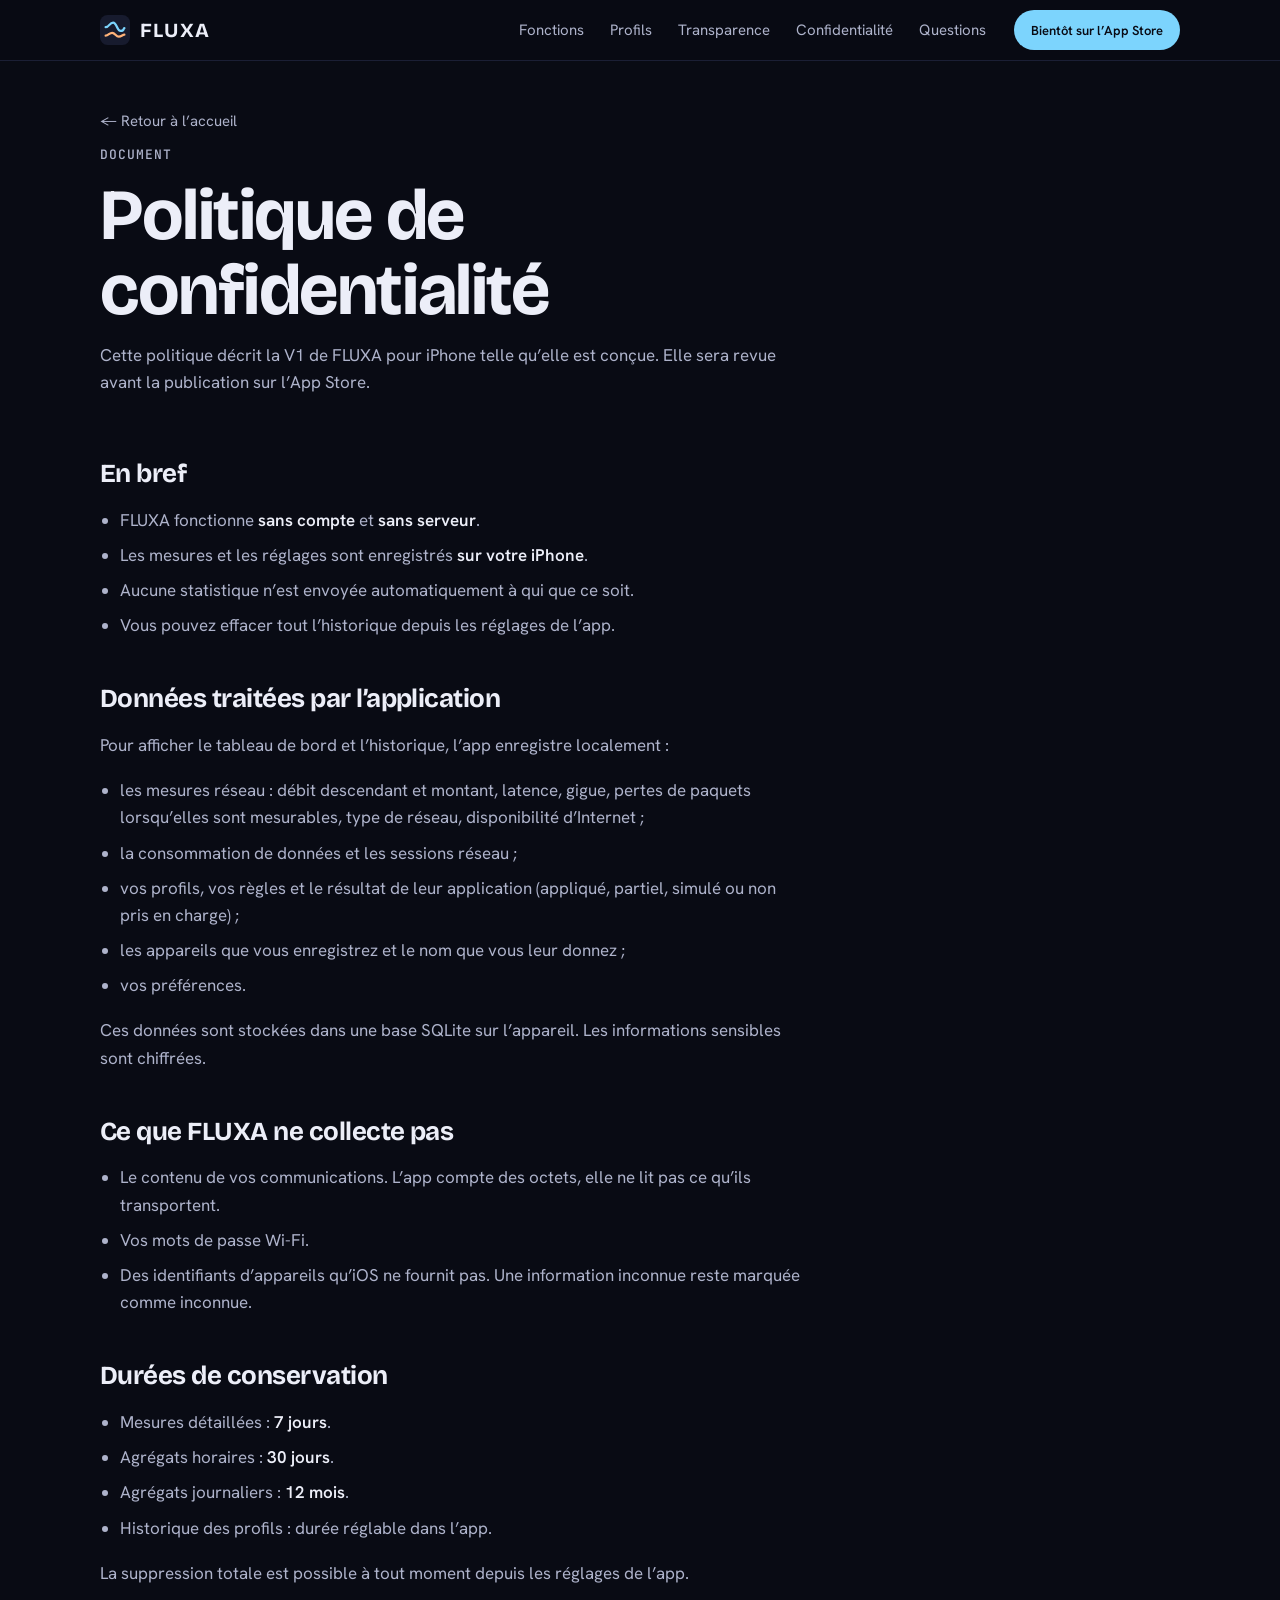
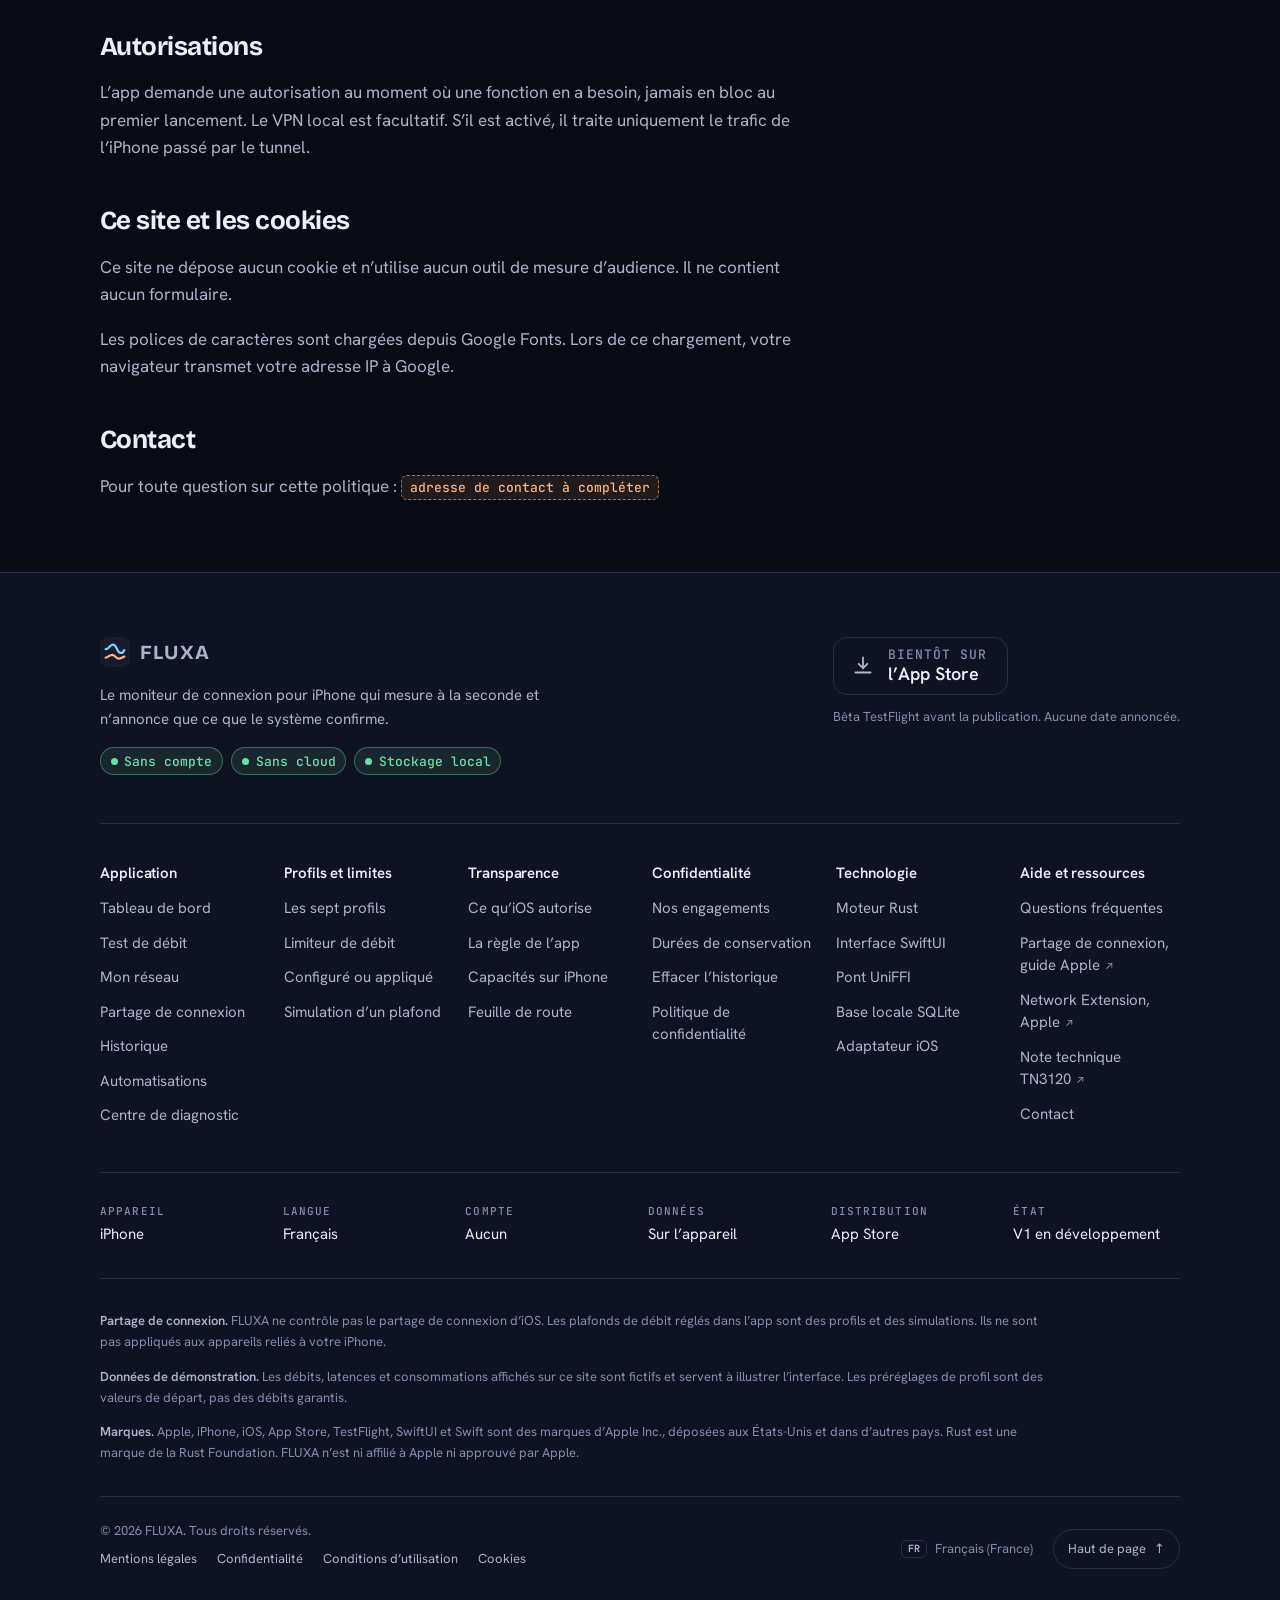
<file: confidentialite.html>
<!doctype html>
<html lang="fr">
<head>
<meta charset="utf-8">
<meta name="viewport" content="width=device-width, initial-scale=1, viewport-fit=cover">
<title>Confidentialité · FLUXA</title>
<meta name="description" content="Politique de confidentialité de FLUXA pour iPhone : des mesures stockées sur l’appareil, sans compte ni serveur.">
<meta name="theme-color" content="#090b14">
<link rel="icon" href="assets/favicon.svg" type="image/svg+xml">
<link rel="preconnect" href="https://fonts.googleapis.com">
<link rel="preconnect" href="https://fonts.gstatic.com" crossorigin>
<link rel="stylesheet" href="https://fonts.googleapis.com/css2?family=Bricolage+Grotesque:opsz,wght@12..96,600;12..96,700&amp;family=Hanken+Grotesk:wght@400;500;600&amp;family=JetBrains+Mono:wght@400;500;700&amp;display=swap">
<link rel="stylesheet" href="assets/site.css">
</head>
<body id="haut">
<a class="skip" href="#contenu">Aller au contenu</a>

<!-- header:start -->
<header class="header">
  <div class="wrap header__row">
    <a class="brand" href="#haut" aria-label="FLUXA, accueil">
      <svg width="30" height="30" viewBox="0 0 32 32" aria-hidden="true"><rect width="32" height="32" rx="8" fill="#171b2e"/><path d="M6 13c4 0 4-5 8-5s4 9 8 9 3-3 4-3" fill="none" stroke="#7cd4fd" stroke-width="2.4" stroke-linecap="round"/><path d="M6 22c3 0 4-3 7-3s4 4 7 4 4-2 6-2" fill="none" stroke="#ffb37a" stroke-width="2.4" stroke-linecap="round"/></svg>
      <span class="brand__name">FLUXA</span>
    </a>
    <button class="menu-btn" id="menu-btn" type="button" aria-expanded="false" aria-controls="nav">
      <span class="menu-btn__bars" aria-hidden="true"></span><span class="menu-btn__label">Menu</span>
    </button>
    <nav class="nav" id="nav" aria-label="Navigation principale">
      <ul>
        <li><a href="index.html#fonctions">Fonctions</a></li>
        <li><a href="index.html#profils">Profils</a></li>
        <li><a href="index.html#transparence">Transparence</a></li>
        <li><a href="index.html#confidentialite">Confidentialité</a></li>
        <li><a href="index.html#faq">Questions</a></li>
      </ul>
      <a class="btn btn--primary btn--sm" href="index.html#telecharger">Bientôt sur l’App Store</a>
    </nav>
  </div>
</header>
<!-- header:end -->

<main id="contenu" class="doc">
  <div class="wrap">
    <div class="doc__head">
      <a class="doc__back" href="index.html">← Retour à l’accueil</a>
      <p class="eyebrow">Document</p>
      <h1>Politique de confidentialité</h1>
      <p>Cette politique décrit la V1 de FLUXA pour iPhone telle qu’elle est conçue. Elle sera revue avant la publication sur l’App Store.</p>
    </div>

    <div class="prose">
      <h2 id="resume">En bref</h2>
      <ul>
        <li>FLUXA fonctionne <strong>sans compte</strong> et <strong>sans serveur</strong>.</li>
        <li>Les mesures et les réglages sont enregistrés <strong>sur votre iPhone</strong>.</li>
        <li>Aucune statistique n’est envoyée automatiquement à qui que ce soit.</li>
        <li>Vous pouvez effacer tout l’historique depuis les réglages de l’app.</li>
      </ul>

      <h2 id="donnees">Données traitées par l’application</h2>
      <p>Pour afficher le tableau de bord et l’historique, l’app enregistre localement :</p>
      <ul>
        <li>les mesures réseau : débit descendant et montant, latence, gigue, pertes de paquets lorsqu’elles sont mesurables, type de réseau, disponibilité d’Internet ;</li>
        <li>la consommation de données et les sessions réseau ;</li>
        <li>vos profils, vos règles et le résultat de leur application (appliqué, partiel, simulé ou non pris en charge) ;</li>
        <li>les appareils que vous enregistrez et le nom que vous leur donnez ;</li>
        <li>vos préférences.</li>
      </ul>
      <p>Ces données sont stockées dans une base SQLite sur l’appareil. Les informations sensibles sont chiffrées.</p>

      <h2 id="jamais">Ce que FLUXA ne collecte pas</h2>
      <ul>
        <li>Le contenu de vos communications. L’app compte des octets, elle ne lit pas ce qu’ils transportent.</li>
        <li>Vos mots de passe Wi-Fi.</li>
        <li>Des identifiants d’appareils qu’iOS ne fournit pas. Une information inconnue reste marquée comme inconnue.</li>
      </ul>

      <h2 id="conservation">Durées de conservation</h2>
      <ul>
        <li>Mesures détaillées : <strong>7 jours</strong>.</li>
        <li>Agrégats horaires : <strong>30 jours</strong>.</li>
        <li>Agrégats journaliers : <strong>12 mois</strong>.</li>
        <li>Historique des profils : durée réglable dans l’app.</li>
      </ul>
      <p>La suppression totale est possible à tout moment depuis les réglages de l’app.</p>

      <h2 id="autorisations">Autorisations</h2>
      <p>L’app demande une autorisation au moment où une fonction en a besoin, jamais en bloc au premier lancement. Le VPN local est facultatif. S’il est activé, il traite uniquement le trafic de l’iPhone passé par le tunnel.</p>

      <h2 id="site">Ce site et les cookies</h2>
      <p>Ce site ne dépose aucun cookie et n’utilise aucun outil de mesure d’audience. Il ne contient aucun formulaire.</p>
      <p>Les polices de caractères sont chargées depuis Google Fonts. Lors de ce chargement, votre navigateur transmet votre adresse IP à Google.</p>

      <h2 id="contact">Contact</h2>
      <p>Pour toute question sur cette politique : <span class="todo">adresse de contact à compléter</span></p>
    </div>
  </div>
</main>

<!-- footer:start -->
<footer class="footer" aria-label="Pied de page">
  <div class="wrap">

    <div class="footer__top">
      <div class="footer__brand">
        <a class="brand" href="#haut" aria-label="FLUXA, haut de page">
          <svg width="30" height="30" viewBox="0 0 32 32" aria-hidden="true"><rect width="32" height="32" rx="8" fill="#171b2e"/><path d="M6 13c4 0 4-5 8-5s4 9 8 9 3-3 4-3" fill="none" stroke="#7cd4fd" stroke-width="2.4" stroke-linecap="round"/><path d="M6 22c3 0 4-3 7-3s4 4 7 4 4-2 6-2" fill="none" stroke="#ffb37a" stroke-width="2.4" stroke-linecap="round"/></svg>
          <span class="brand__name">FLUXA</span>
        </a>
        <p>Le moniteur de connexion pour iPhone qui mesure à la seconde et n’annonce que ce que le système confirme.</p>
        <ul class="footer__badges" aria-label="En bref">
          <li class="pill pill--ok">Sans compte</li>
          <li class="pill pill--ok">Sans cloud</li>
          <li class="pill pill--ok">Stockage local</li>
        </ul>
      </div>
      <div class="footer__get">
        <div class="store" role="img" aria-label="Bientôt disponible sur l’App Store">
          <svg width="26" height="26" viewBox="0 0 24 24" fill="none" stroke="currentColor" stroke-width="1.7" stroke-linecap="round" stroke-linejoin="round" aria-hidden="true"><path d="M12 4v10"/><path d="m8 10 4 4 4-4"/><path d="M5 18h14"/></svg>
          <span class="store__txt"><small>Bientôt sur</small><strong>l’App Store</strong></span>
        </div>
        <small>Bêta TestFlight avant la publication. Aucune date annoncée.</small>
      </div>
    </div>

    <nav class="footer__cols" aria-label="Plan du site">
      <details class="fcol" open>
        <summary><h3>Application</h3></summary>
        <ul>
          <li><a href="index.html#f-tableau">Tableau de bord</a></li>
          <li><a href="index.html#f-test">Test de débit</a></li>
          <li><a href="index.html#f-reseau">Mon réseau</a></li>
          <li><a href="index.html#f-partage">Partage de connexion</a></li>
          <li><a href="index.html#f-historique">Historique</a></li>
          <li><a href="index.html#f-automatisations">Automatisations</a></li>
          <li><a href="index.html#f-diagnostic">Centre de diagnostic</a></li>
        </ul>
      </details>
      <details class="fcol" open>
        <summary><h3>Profils et limites</h3></summary>
        <ul>
          <li><a href="index.html#profils">Les sept profils</a></li>
          <li><a href="index.html#f-limiteur">Limiteur de débit</a></li>
          <li><a href="index.html#lab">Configuré ou appliqué</a></li>
          <li><a href="index.html#lab-effect">Simulation d’un plafond</a></li>
        </ul>
      </details>
      <details class="fcol" open>
        <summary><h3>Transparence</h3></summary>
        <ul>
          <li><a href="index.html#transparence">Ce qu’iOS autorise</a></li>
          <li><a href="index.html#regle">La règle de l’app</a></li>
          <li><a href="index.html#capacites">Capacités sur iPhone</a></li>
          <li><a href="index.html#feuille-de-route">Feuille de route</a></li>
        </ul>
      </details>
      <details class="fcol" open>
        <summary><h3>Confidentialité</h3></summary>
        <ul>
          <li><a href="index.html#confidentialite">Nos engagements</a></li>
          <li><a href="index.html#conservation">Durées de conservation</a></li>
          <li><a href="index.html#suppression">Effacer l’historique</a></li>
          <li><a href="#haut">Politique de confidentialité</a></li>
        </ul>
      </details>
      <details class="fcol" open>
        <summary><h3>Technologie</h3></summary>
        <ul>
          <li><a href="index.html#t-rust">Moteur Rust</a></li>
          <li><a href="index.html#t-swiftui">Interface SwiftUI</a></li>
          <li><a href="index.html#t-uniffi">Pont UniFFI</a></li>
          <li><a href="index.html#t-sqlite">Base locale SQLite</a></li>
          <li><a href="index.html#t-ios">Adaptateur iOS</a></li>
        </ul>
      </details>
      <details class="fcol" open>
        <summary><h3>Aide et ressources</h3></summary>
        <ul>
          <li><a href="index.html#faq">Questions fréquentes</a></li>
          <li><a href="https://support.apple.com/fr-fr/111785" target="_blank" rel="noopener">Partage de connexion, guide Apple</a></li>
          <li><a href="https://developer.apple.com/documentation/networkextension" target="_blank" rel="noopener">Network Extension, Apple</a></li>
          <li><a href="https://developer.apple.com/documentation/technotes/tn3120-expected-use-cases-for-network-extension-packet-tunnel-providers" target="_blank" rel="noopener">Note technique TN3120</a></li>
          <li><a href="mentions-legales.html#contact">Contact</a></li>
        </ul>
      </details>
    </nav>

    <dl class="footer__specs" aria-label="Fiche de l’application">
      <div><dt>Appareil</dt><dd>iPhone</dd></div>
      <div><dt>Langue</dt><dd>Français</dd></div>
      <div><dt>Compte</dt><dd>Aucun</dd></div>
      <div><dt>Données</dt><dd>Sur l’appareil</dd></div>
      <div><dt>Distribution</dt><dd>App Store</dd></div>
      <div><dt>État</dt><dd>V1 en développement</dd></div>
    </dl>

    <div class="footer__notes">
      <p><strong>Partage de connexion.</strong> FLUXA ne contrôle pas le partage de connexion d’iOS. Les plafonds de débit réglés dans l’app sont des profils et des simulations. Ils ne sont pas appliqués aux appareils reliés à votre iPhone.</p>
      <p><strong>Données de démonstration.</strong> Les débits, latences et consommations affichés sur ce site sont fictifs et servent à illustrer l’interface. Les préréglages de profil sont des valeurs de départ, pas des débits garantis.</p>
      <p><strong>Marques.</strong> Apple, iPhone, iOS, App Store, TestFlight, SwiftUI et Swift sont des marques d’Apple Inc., déposées aux États-Unis et dans d’autres pays. Rust est une marque de la Rust Foundation. FLUXA n’est ni affilié à Apple ni approuvé par Apple.</p>
    </div>

    <div class="footer__bottom">
      <div>
        <p>© <span data-year>2026</span> FLUXA. Tous droits réservés.</p>
        <nav class="footer__legal" aria-label="Informations légales">
          <a href="mentions-legales.html">Mentions légales</a>
          <a href="#haut">Confidentialité</a>
          <a href="mentions-legales.html#conditions">Conditions d’utilisation</a>
          <a href="#site">Cookies</a>
        </nav>
      </div>
      <div class="footer__meta">
        <span class="footer__lang">Français (France)</span>
        <a class="top-link" href="#haut">Haut de page <span aria-hidden="true">↑</span></a>
      </div>
    </div>

  </div>
</footer>
<!-- footer:end -->

<script src="assets/site.js"></script>
</body>
</html>
</file>
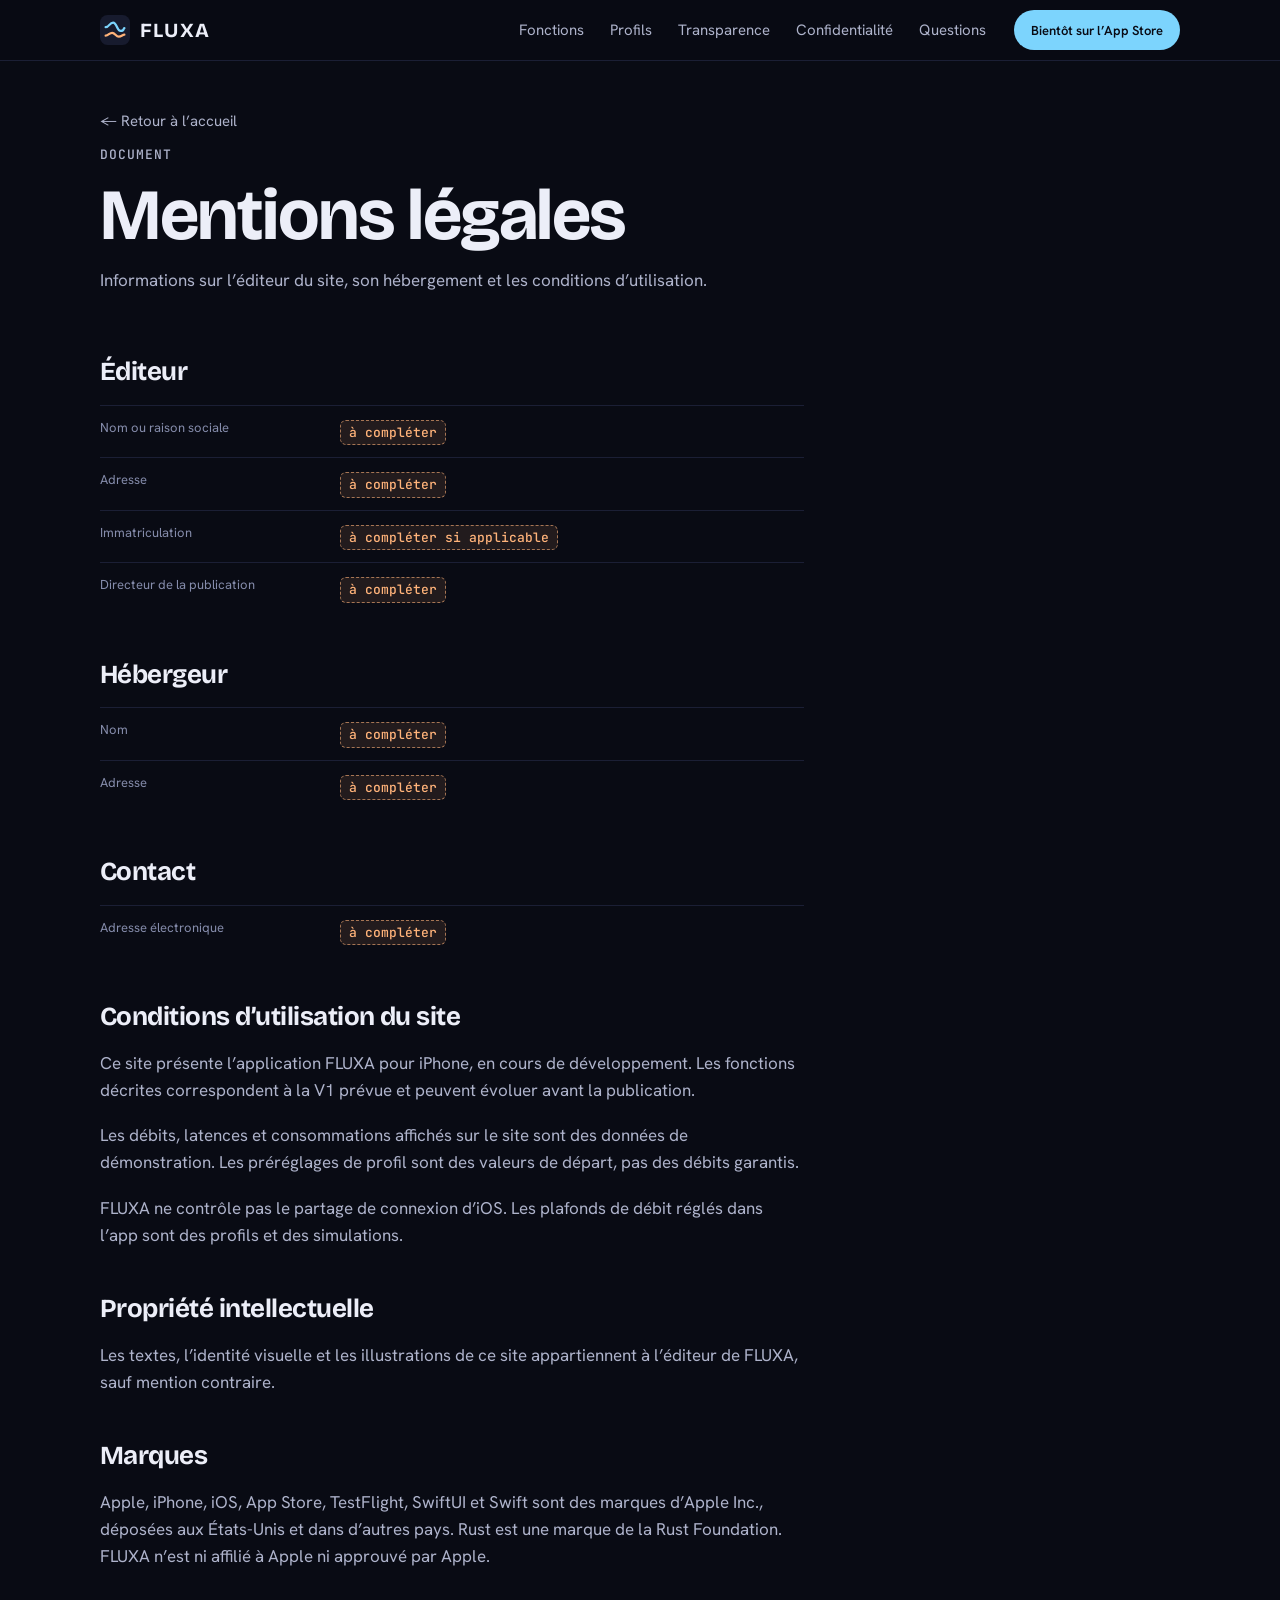
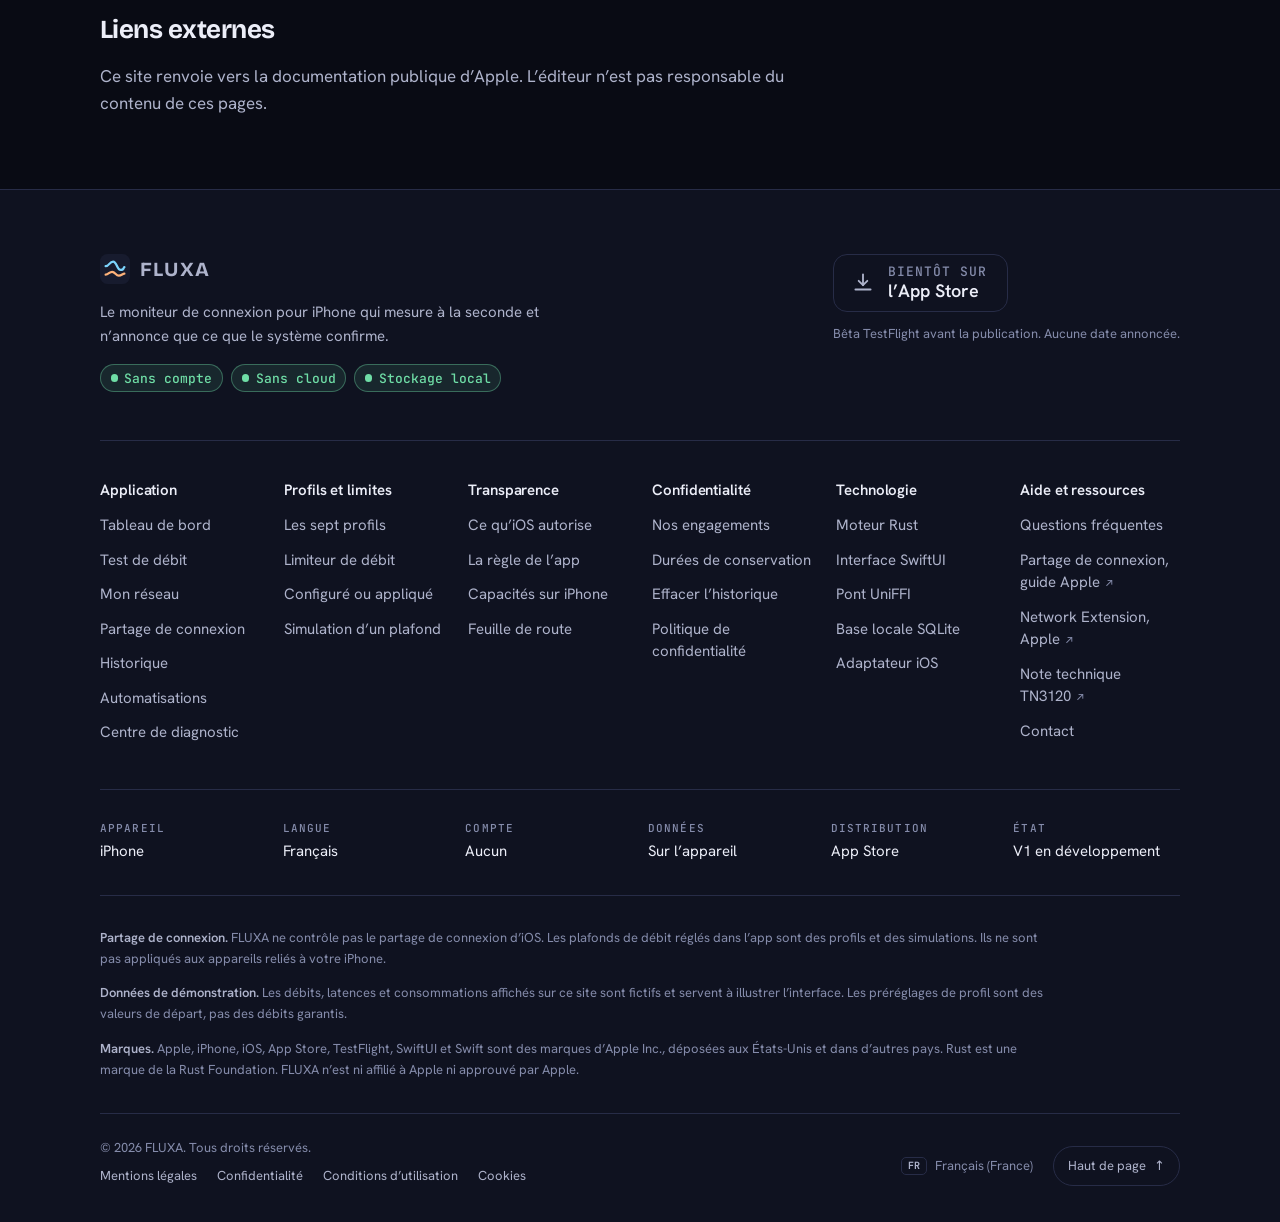
<file: mentions-legales.html>
<!doctype html>
<html lang="fr">
<head>
<meta charset="utf-8">
<meta name="viewport" content="width=device-width, initial-scale=1, viewport-fit=cover">
<title>Mentions légales · FLUXA</title>
<meta name="description" content="Mentions légales et conditions d’utilisation du site FLUXA.">
<meta name="theme-color" content="#090b14">
<link rel="icon" href="assets/favicon.svg" type="image/svg+xml">
<link rel="preconnect" href="https://fonts.googleapis.com">
<link rel="preconnect" href="https://fonts.gstatic.com" crossorigin>
<link rel="stylesheet" href="https://fonts.googleapis.com/css2?family=Bricolage+Grotesque:opsz,wght@12..96,600;12..96,700&amp;family=Hanken+Grotesk:wght@400;500;600&amp;family=JetBrains+Mono:wght@400;500;700&amp;display=swap">
<link rel="stylesheet" href="assets/site.css">
</head>
<body id="haut">
<a class="skip" href="#contenu">Aller au contenu</a>

<!-- header:start -->
<header class="header">
  <div class="wrap header__row">
    <a class="brand" href="#haut" aria-label="FLUXA, accueil">
      <svg width="30" height="30" viewBox="0 0 32 32" aria-hidden="true"><rect width="32" height="32" rx="8" fill="#171b2e"/><path d="M6 13c4 0 4-5 8-5s4 9 8 9 3-3 4-3" fill="none" stroke="#7cd4fd" stroke-width="2.4" stroke-linecap="round"/><path d="M6 22c3 0 4-3 7-3s4 4 7 4 4-2 6-2" fill="none" stroke="#ffb37a" stroke-width="2.4" stroke-linecap="round"/></svg>
      <span class="brand__name">FLUXA</span>
    </a>
    <button class="menu-btn" id="menu-btn" type="button" aria-expanded="false" aria-controls="nav">
      <span class="menu-btn__bars" aria-hidden="true"></span><span class="menu-btn__label">Menu</span>
    </button>
    <nav class="nav" id="nav" aria-label="Navigation principale">
      <ul>
        <li><a href="index.html#fonctions">Fonctions</a></li>
        <li><a href="index.html#profils">Profils</a></li>
        <li><a href="index.html#transparence">Transparence</a></li>
        <li><a href="index.html#confidentialite">Confidentialité</a></li>
        <li><a href="index.html#faq">Questions</a></li>
      </ul>
      <a class="btn btn--primary btn--sm" href="index.html#telecharger">Bientôt sur l’App Store</a>
    </nav>
  </div>
</header>
<!-- header:end -->

<main id="contenu" class="doc">
  <div class="wrap">
    <div class="doc__head">
      <a class="doc__back" href="index.html">← Retour à l’accueil</a>
      <p class="eyebrow">Document</p>
      <h1>Mentions légales</h1>
      <p>Informations sur l’éditeur du site, son hébergement et les conditions d’utilisation.</p>
    </div>

    <div class="prose">
      <h2 id="editeur">Éditeur</h2>
      <dl class="doc__fields">
        <div><dt>Nom ou raison sociale</dt><dd><span class="todo">à compléter</span></dd></div>
        <div><dt>Adresse</dt><dd><span class="todo">à compléter</span></dd></div>
        <div><dt>Immatriculation</dt><dd><span class="todo">à compléter si applicable</span></dd></div>
        <div><dt>Directeur de la publication</dt><dd><span class="todo">à compléter</span></dd></div>
      </dl>

      <h2 id="hebergeur">Hébergeur</h2>
      <dl class="doc__fields">
        <div><dt>Nom</dt><dd><span class="todo">à compléter</span></dd></div>
        <div><dt>Adresse</dt><dd><span class="todo">à compléter</span></dd></div>
      </dl>

      <h2 id="contact">Contact</h2>
      <dl class="doc__fields">
        <div><dt>Adresse électronique</dt><dd><span class="todo">à compléter</span></dd></div>
      </dl>

      <h2 id="conditions">Conditions d’utilisation du site</h2>
      <p>Ce site présente l’application FLUXA pour iPhone, en cours de développement. Les fonctions décrites correspondent à la V1 prévue et peuvent évoluer avant la publication.</p>
      <p>Les débits, latences et consommations affichés sur le site sont des données de démonstration. Les préréglages de profil sont des valeurs de départ, pas des débits garantis.</p>
      <p>FLUXA ne contrôle pas le partage de connexion d’iOS. Les plafonds de débit réglés dans l’app sont des profils et des simulations.</p>

      <h2 id="propriete">Propriété intellectuelle</h2>
      <p>Les textes, l’identité visuelle et les illustrations de ce site appartiennent à l’éditeur de FLUXA, sauf mention contraire.</p>

      <h2 id="marques">Marques</h2>
      <p>Apple, iPhone, iOS, App Store, TestFlight, SwiftUI et Swift sont des marques d’Apple Inc., déposées aux États-Unis et dans d’autres pays. Rust est une marque de la Rust Foundation. FLUXA n’est ni affilié à Apple ni approuvé par Apple.</p>

      <h2 id="liens">Liens externes</h2>
      <p>Ce site renvoie vers la documentation publique d’Apple. L’éditeur n’est pas responsable du contenu de ces pages.</p>
    </div>
  </div>
</main>

<!-- footer:start -->
<footer class="footer" aria-label="Pied de page">
  <div class="wrap">

    <div class="footer__top">
      <div class="footer__brand">
        <a class="brand" href="#haut" aria-label="FLUXA, haut de page">
          <svg width="30" height="30" viewBox="0 0 32 32" aria-hidden="true"><rect width="32" height="32" rx="8" fill="#171b2e"/><path d="M6 13c4 0 4-5 8-5s4 9 8 9 3-3 4-3" fill="none" stroke="#7cd4fd" stroke-width="2.4" stroke-linecap="round"/><path d="M6 22c3 0 4-3 7-3s4 4 7 4 4-2 6-2" fill="none" stroke="#ffb37a" stroke-width="2.4" stroke-linecap="round"/></svg>
          <span class="brand__name">FLUXA</span>
        </a>
        <p>Le moniteur de connexion pour iPhone qui mesure à la seconde et n’annonce que ce que le système confirme.</p>
        <ul class="footer__badges" aria-label="En bref">
          <li class="pill pill--ok">Sans compte</li>
          <li class="pill pill--ok">Sans cloud</li>
          <li class="pill pill--ok">Stockage local</li>
        </ul>
      </div>
      <div class="footer__get">
        <div class="store" role="img" aria-label="Bientôt disponible sur l’App Store">
          <svg width="26" height="26" viewBox="0 0 24 24" fill="none" stroke="currentColor" stroke-width="1.7" stroke-linecap="round" stroke-linejoin="round" aria-hidden="true"><path d="M12 4v10"/><path d="m8 10 4 4 4-4"/><path d="M5 18h14"/></svg>
          <span class="store__txt"><small>Bientôt sur</small><strong>l’App Store</strong></span>
        </div>
        <small>Bêta TestFlight avant la publication. Aucune date annoncée.</small>
      </div>
    </div>

    <nav class="footer__cols" aria-label="Plan du site">
      <details class="fcol" open>
        <summary><h3>Application</h3></summary>
        <ul>
          <li><a href="index.html#f-tableau">Tableau de bord</a></li>
          <li><a href="index.html#f-test">Test de débit</a></li>
          <li><a href="index.html#f-reseau">Mon réseau</a></li>
          <li><a href="index.html#f-partage">Partage de connexion</a></li>
          <li><a href="index.html#f-historique">Historique</a></li>
          <li><a href="index.html#f-automatisations">Automatisations</a></li>
          <li><a href="index.html#f-diagnostic">Centre de diagnostic</a></li>
        </ul>
      </details>
      <details class="fcol" open>
        <summary><h3>Profils et limites</h3></summary>
        <ul>
          <li><a href="index.html#profils">Les sept profils</a></li>
          <li><a href="index.html#f-limiteur">Limiteur de débit</a></li>
          <li><a href="index.html#lab">Configuré ou appliqué</a></li>
          <li><a href="index.html#lab-effect">Simulation d’un plafond</a></li>
        </ul>
      </details>
      <details class="fcol" open>
        <summary><h3>Transparence</h3></summary>
        <ul>
          <li><a href="index.html#transparence">Ce qu’iOS autorise</a></li>
          <li><a href="index.html#regle">La règle de l’app</a></li>
          <li><a href="index.html#capacites">Capacités sur iPhone</a></li>
          <li><a href="index.html#feuille-de-route">Feuille de route</a></li>
        </ul>
      </details>
      <details class="fcol" open>
        <summary><h3>Confidentialité</h3></summary>
        <ul>
          <li><a href="index.html#confidentialite">Nos engagements</a></li>
          <li><a href="index.html#conservation">Durées de conservation</a></li>
          <li><a href="index.html#suppression">Effacer l’historique</a></li>
          <li><a href="confidentialite.html">Politique de confidentialité</a></li>
        </ul>
      </details>
      <details class="fcol" open>
        <summary><h3>Technologie</h3></summary>
        <ul>
          <li><a href="index.html#t-rust">Moteur Rust</a></li>
          <li><a href="index.html#t-swiftui">Interface SwiftUI</a></li>
          <li><a href="index.html#t-uniffi">Pont UniFFI</a></li>
          <li><a href="index.html#t-sqlite">Base locale SQLite</a></li>
          <li><a href="index.html#t-ios">Adaptateur iOS</a></li>
        </ul>
      </details>
      <details class="fcol" open>
        <summary><h3>Aide et ressources</h3></summary>
        <ul>
          <li><a href="index.html#faq">Questions fréquentes</a></li>
          <li><a href="https://support.apple.com/fr-fr/111785" target="_blank" rel="noopener">Partage de connexion, guide Apple</a></li>
          <li><a href="https://developer.apple.com/documentation/networkextension" target="_blank" rel="noopener">Network Extension, Apple</a></li>
          <li><a href="https://developer.apple.com/documentation/technotes/tn3120-expected-use-cases-for-network-extension-packet-tunnel-providers" target="_blank" rel="noopener">Note technique TN3120</a></li>
          <li><a href="#contact">Contact</a></li>
        </ul>
      </details>
    </nav>

    <dl class="footer__specs" aria-label="Fiche de l’application">
      <div><dt>Appareil</dt><dd>iPhone</dd></div>
      <div><dt>Langue</dt><dd>Français</dd></div>
      <div><dt>Compte</dt><dd>Aucun</dd></div>
      <div><dt>Données</dt><dd>Sur l’appareil</dd></div>
      <div><dt>Distribution</dt><dd>App Store</dd></div>
      <div><dt>État</dt><dd>V1 en développement</dd></div>
    </dl>

    <div class="footer__notes">
      <p><strong>Partage de connexion.</strong> FLUXA ne contrôle pas le partage de connexion d’iOS. Les plafonds de débit réglés dans l’app sont des profils et des simulations. Ils ne sont pas appliqués aux appareils reliés à votre iPhone.</p>
      <p><strong>Données de démonstration.</strong> Les débits, latences et consommations affichés sur ce site sont fictifs et servent à illustrer l’interface. Les préréglages de profil sont des valeurs de départ, pas des débits garantis.</p>
      <p><strong>Marques.</strong> Apple, iPhone, iOS, App Store, TestFlight, SwiftUI et Swift sont des marques d’Apple Inc., déposées aux États-Unis et dans d’autres pays. Rust est une marque de la Rust Foundation. FLUXA n’est ni affilié à Apple ni approuvé par Apple.</p>
    </div>

    <div class="footer__bottom">
      <div>
        <p>© <span data-year>2026</span> FLUXA. Tous droits réservés.</p>
        <nav class="footer__legal" aria-label="Informations légales">
          <a href="#haut">Mentions légales</a>
          <a href="confidentialite.html">Confidentialité</a>
          <a href="#conditions">Conditions d’utilisation</a>
          <a href="confidentialite.html#site">Cookies</a>
        </nav>
      </div>
      <div class="footer__meta">
        <span class="footer__lang">Français (France)</span>
        <a class="top-link" href="#haut">Haut de page <span aria-hidden="true">↑</span></a>
      </div>
    </div>

  </div>
</footer>
<!-- footer:end -->

<script src="assets/site.js"></script>
</body>
</html>
</file>
<file: assets/site.css>
/* FLUXA — site de présentation (iOS)
   Mise en page : une colonne d'instruments à largeur de téléphone ; à partir de 900px
   le héros se scinde en deux, le téléphone de démonstration à droite.
   Couleur : les deux sens du trafic portent la palette (descendant froid, montant chaud) ;
   les trois statuts de l'app (pris en charge, simulé, réservé à iOS) ont chacun leur teinte et leur forme. */

:root {
  color-scheme: dark;

  /* Encres : noir bleuté, biais vers l'indigo */
  --ink-0: #090b14;
  --ink-1: #0f1220;
  --ink-2: #171b2e;
  --line: #272c47;
  --line-soft: #1b1f35;
  --bezel-hi: #2f3554;
  --bezel-lo: #11142a;
  --black: #000;

  /* Texte */
  --text: #eceef8;
  --text-2: #aeb3cb;
  --text-3: #858cab;

  /* Sens du trafic */
  --down: #7cd4fd;
  --up: #ffb37a;

  /* Statuts */
  --ok: #6fdda6;
  --sim: #c2a9ff;
  --no: #f0868c;

  /* Typographie */
  --font-display: "Bricolage Grotesque", "Hanken Grotesk", system-ui, -apple-system, "Segoe UI", sans-serif;
  --font-body: "Hanken Grotesk", system-ui, -apple-system, "Segoe UI", Roboto, sans-serif;
  --font-data: "JetBrains Mono", ui-monospace, "SF Mono", Menlo, Consolas, monospace;

  --fs-0: 0.8125rem;
  --fs-1: 0.9375rem;
  --fs-2: 1.0625rem;
  --fs-3: 1.25rem;
  --fs-4: clamp(1.75rem, 1.2rem + 2.6vw, 2.75rem);
  --fs-5: clamp(2.5rem, 1.5rem + 5.2vw, 4.5rem);

  --radius: 14px;
  --header-h: 60px;

  padding: env(safe-area-inset-top, 0px) 0 env(safe-area-inset-bottom, 0px);
}

*,
*::before,
*::after { box-sizing: border-box; }

html { scroll-behavior: smooth; -webkit-text-size-adjust: 100%; }

body {
  margin: 0;
  background: var(--ink-0);
  color: var(--text);
  font: 400 var(--fs-2)/1.6 var(--font-body);
  -webkit-font-smoothing: antialiased;
  overflow-x: hidden;
}

/* Bande sous la barre d'état, derrière l'en-tête collant */
body::before {
  content: "";
  position: fixed;
  inset: 0 0 auto;
  height: env(safe-area-inset-top, 0px);
  z-index: 30;
  background: var(--ink-0);
}

img, svg, canvas { max-width: 100%; }
h1, h2, h3, p, ul, ol, dl, dd, figure, blockquote, pre { margin: 0; }
ul, ol { padding: 0; list-style: none; }
a { color: inherit; }
button { font: inherit; color: inherit; }

h1, h2, h3 { text-wrap: balance; }
h1, h2 { font-family: var(--font-display); font-weight: 700; letter-spacing: -0.02em; line-height: 1.04; }
h1 { font-size: var(--fs-5); }
h2 { font-size: var(--fs-4); line-height: 1.1; }
h3 { font: 600 var(--fs-3)/1.25 var(--font-body); letter-spacing: -0.005em; }

:focus-visible { outline: 2px solid var(--down); outline-offset: 3px; border-radius: 4px; }
[id] { scroll-margin-top: calc(var(--header-h) + env(safe-area-inset-top, 0px) + 20px); }

.wrap {
  width: 100%;
  max-width: 1120px;
  margin-inline: auto;
  padding-left: max(20px, env(safe-area-inset-left, 0px));
  padding-right: max(20px, env(safe-area-inset-right, 0px));
}

.skip {
  position: absolute;
  left: 12px;
  top: -80px;
  z-index: 50;
  padding: 10px 14px;
  border-radius: 10px;
  background: var(--down);
  color: var(--ink-0);
  font-weight: 600;
  text-decoration: none;
}
.skip:focus { top: calc(env(safe-area-inset-top, 0px) + 8px); }

.data { font-family: var(--font-data); font-variant-numeric: tabular-nums; }
.dn { color: var(--down); }
.upc { color: var(--up); }

.eyebrow {
  font: 500 var(--fs-0)/1.3 var(--font-data);
  letter-spacing: 0.08em;
  text-transform: uppercase;
  color: var(--text-3);
}

/* ---------- Statuts ---------- */
.pill {
  --c: var(--text-2);
  display: inline-flex;
  align-items: center;
  gap: 0.5em;
  padding: 0.5em 0.75em;
  border-radius: 999px;
  border: 1px solid color-mix(in srgb, var(--c) 38%, transparent);
  background: color-mix(in srgb, var(--c) 10%, transparent);
  color: var(--c);
  font: 500 var(--fs-0)/1 var(--font-data);
  white-space: nowrap;
}
.pill::before { content: ""; flex: none; width: 0.55em; height: 0.55em; border-radius: 50%; background: currentColor; }
.pill--ok { --c: var(--ok); }
.pill--sim { --c: var(--sim); }
.pill--sim::before { background: transparent; border: 1.5px solid currentColor; }
.pill--no { --c: var(--no); }
.pill--no::before { height: 2px; width: 0.65em; border-radius: 1px; }
.pill--sys { --c: var(--text-2); }
.pill--sys::before { border-radius: 2px; }

/* ---------- Boutons ---------- */
.btn {
  display: inline-flex;
  align-items: center;
  justify-content: center;
  gap: 0.5em;
  min-height: 48px;
  padding: 0 1.25em;
  border-radius: 999px;
  border: 1px solid transparent;
  font: 600 var(--fs-1)/1 var(--font-body);
  text-decoration: none;
  cursor: pointer;
  transition: transform 0.15s ease, background-color 0.15s ease, border-color 0.15s ease;
}
.btn:active { transform: scale(0.98); }
.btn--primary { background: var(--down); color: var(--ink-0); }
.btn--primary:hover { background: color-mix(in srgb, var(--down) 85%, var(--text)); }
.btn--ghost { border-color: var(--line); color: var(--text); }
.btn--ghost:hover { border-color: var(--text-3); background: var(--ink-1); }
.btn--sm { min-height: 40px; font-size: var(--fs-0); }

/* ---------- En-tête ---------- */
.header {
  position: sticky;
  top: env(safe-area-inset-top, 0px);
  z-index: 20;
  background: color-mix(in srgb, var(--ink-0) 84%, transparent);
  -webkit-backdrop-filter: blur(16px) saturate(1.4);
  backdrop-filter: blur(16px) saturate(1.4);
  border-bottom: 1px solid var(--line-soft);
}
.header__row { display: flex; align-items: center; justify-content: space-between; gap: 16px; min-height: var(--header-h); flex-wrap: wrap; }

.brand { display: inline-flex; align-items: center; gap: 10px; text-decoration: none; }
.brand svg { display: block; }
.brand__name { font: 700 1.25rem/1 var(--font-display); letter-spacing: 0.06em; }

.menu-btn {
  display: none;
  align-items: center;
  gap: 8px;
  min-height: 40px;
  padding: 0 14px;
  border: 1px solid var(--line);
  border-radius: 999px;
  background: transparent;
  font: 500 var(--fs-0)/1 var(--font-body);
  cursor: pointer;
}
.menu-btn__bars { position: relative; width: 14px; height: 10px; }
.menu-btn__bars::before,
.menu-btn__bars::after { content: ""; position: absolute; left: 0; right: 0; height: 1.5px; background: currentColor; border-radius: 1px; transition: transform 0.2s ease, top 0.2s ease; }
.menu-btn__bars::before { top: 1px; }
.menu-btn__bars::after { top: 7px; }
.header.is-open .menu-btn__bars::before { top: 4px; transform: rotate(45deg); }
.header.is-open .menu-btn__bars::after { top: 4px; transform: rotate(-45deg); }

.nav { flex-basis: 100%; padding-bottom: 16px; }
.nav ul { display: grid; }
.nav li a { display: flex; align-items: center; min-height: 48px; border-top: 1px solid var(--line-soft); text-decoration: none; color: var(--text-2); font-size: var(--fs-2); }
.nav li a:hover { color: var(--text); }
.nav .btn { margin-top: 12px; width: 100%; }

.js .menu-btn { display: inline-flex; }
.js .header:not(.is-open) .nav { display: none; }

@media (min-width: 900px) {
  .js .menu-btn, .menu-btn { display: none; }
  .header__row { flex-wrap: nowrap; }
  .nav, .js .header:not(.is-open) .nav { display: flex; align-items: center; gap: 28px; flex-basis: auto; padding: 0; }
  .nav ul { display: flex; gap: 26px; }
  .nav li a { min-height: 0; border: 0; font-size: var(--fs-1); }
  .nav .btn { margin: 0; width: auto; }
}

/* ---------- Sections ---------- */
.section { padding-block: 64px; }
.section--alt { background: var(--ink-1); border-block: 1px solid var(--line-soft); }
.section__head { display: grid; gap: 14px; max-width: 42rem; margin-bottom: 36px; }
.section__head p { color: var(--text-2); }

@media (min-width: 900px) {
  .section { padding-block: 104px; }
  .section__head { margin-bottom: 56px; }
}

/* ---------- Héros ---------- */
.hero { position: relative; padding-block: 40px 56px; overflow: hidden; }
.hero::before {
  content: "";
  position: absolute;
  inset: -20% -30% auto auto;
  width: min(760px, 120vw);
  aspect-ratio: 1;
  background: radial-gradient(closest-side, color-mix(in srgb, var(--down) 16%, transparent), transparent 70%);
  pointer-events: none;
}
.hero__grid { position: relative; display: grid; gap: 48px; }
.hero__copy { display: grid; gap: 22px; justify-items: start; min-width: 0; }
.hero__lead { font-size: 1.125rem; color: var(--text-2); max-width: 34rem; }
.hero__cta { display: flex; flex-wrap: wrap; gap: 12px; }
.hero__facts { display: flex; flex-wrap: wrap; gap: 8px 20px; font-size: var(--fs-1); color: var(--text-2); }
.hero__facts li { display: inline-flex; align-items: center; gap: 8px; }
.hero__facts li::before { content: ""; width: 6px; height: 6px; border-radius: 50%; background: var(--ok); }

@media (max-width: 479px) {
  .hero__cta .btn { width: 100%; }
}
@media (min-width: 900px) {
  .hero { padding-block: 80px 96px; }
  .hero__grid { grid-template-columns: 1.15fr 0.85fr; align-items: center; gap: 56px; }
}

/* Téléphone de démonstration */
.phone { display: grid; gap: 14px; justify-items: center; min-width: 0; }
.phone__body {
  width: min(308px, 100%);
  padding: 9px;
  border-radius: 46px;
  background: linear-gradient(155deg, var(--bezel-hi), var(--bezel-lo) 55%);
  box-shadow: 0 0 0 1px var(--line), 0 50px 90px -40px var(--black), 0 0 140px -30px color-mix(in srgb, var(--down) 35%, transparent);
}
.phone__screen { position: relative; border-radius: 38px; background: var(--ink-0); padding: 50px 16px 12px; overflow: hidden; }
.phone__island { position: absolute; top: 12px; left: 50%; width: 86px; height: 25px; margin-left: -43px; border-radius: 14px; background: var(--black); }
.phone figcaption,
.phone__caption { font-size: var(--fs-0); color: var(--text-3); text-align: center; max-width: 19rem; }

.app { display: grid; gap: 12px; }
.app__bar { display: flex; align-items: center; justify-content: space-between; gap: 8px; }
.app__title { font: 600 1.0625rem/1.2 var(--font-body); }
.app__net { display: flex; align-items: center; gap: 8px; font-size: var(--fs-0); color: var(--text-2); }
.tag { display: inline-block; padding: 3px 7px; border-radius: 6px; background: var(--ink-2); border: 1px solid var(--line); font: 700 0.6875rem/1 var(--font-data); color: var(--text); letter-spacing: 0.04em; }
.app__label { font: 500 0.6875rem/1 var(--font-data); letter-spacing: 0.1em; text-transform: uppercase; color: var(--text-3); margin-top: 4px; }
.app__big { display: flex; align-items: baseline; gap: 8px; font: 700 3rem/1 var(--font-data); font-variant-numeric: tabular-nums; letter-spacing: -0.04em; color: var(--down); }
.app__big small { font: 500 0.9375rem/1 var(--font-data); letter-spacing: 0; color: var(--text-2); }
.app__up { font: 500 var(--fs-0)/1 var(--font-data); font-variant-numeric: tabular-nums; color: var(--up); }
.app__chart { display: block; width: 100%; height: 96px; margin-top: 2px; }
.app__tiles { display: grid; grid-template-columns: 1fr 1fr; gap: 8px; }
.app__tiles > div { display: grid; gap: 6px; padding: 10px 12px; border-radius: 14px; background: var(--ink-1); border: 1px solid var(--line-soft); min-width: 0; }
.app__tiles dt { font-size: 0.6875rem; color: var(--text-3); }
.app__tiles dd { font: 500 0.9375rem/1.1 var(--font-data); font-variant-numeric: tabular-nums; }
.app__tiles dd small { font-size: 0.6875rem; color: var(--text-3); }
.app__tabs { display: grid; grid-template-columns: repeat(4, 1fr); margin-top: 2px; padding-top: 10px; border-top: 1px solid var(--line-soft); font-size: 0.625rem; text-align: center; color: var(--text-3); }
.app__tabs li[aria-current] { color: var(--down); font-weight: 600; }
.app__home { width: 108px; height: 4px; margin: 10px auto 0; border-radius: 2px; background: var(--text-3); opacity: 0.6; }

/* ---------- Cadences ---------- */
.cadence { border-block: 1px solid var(--line-soft); background: var(--ink-1); padding-block: 28px; }
.cadence dl { display: grid; grid-template-columns: 1fr 1fr; gap: 22px 16px; }
.cadence dl > div { display: grid; gap: 4px; }
.cadence dt { font: 700 1.75rem/1 var(--font-data); word-spacing: -0.25em; font-variant-numeric: tabular-nums; letter-spacing: -0.03em; }
.cadence dd { font-size: var(--fs-1); color: var(--text-2); }
.cadence__note { margin-top: 20px; font-size: var(--fs-0); color: var(--text-3); max-width: 44rem; }
@media (min-width: 720px) {
  .cadence dl { grid-template-columns: repeat(4, 1fr); }
}

/* ---------- Fonctions ---------- */
.legend { display: flex; flex-wrap: wrap; gap: 8px; margin-bottom: 8px; }
.feats { display: grid; }
.feat { display: grid; gap: 10px; align-content: start; padding-block: 24px; border-top: 1px solid var(--line); min-width: 0; }
.feat__head { display: flex; align-items: center; justify-content: space-between; gap: 12px; flex-wrap: wrap; }
.feat p { color: var(--text-2); font-size: var(--fs-1); }
.feat__meta { font: 400 var(--fs-0)/1.4 var(--font-data); word-spacing: -0.2em; color: var(--text-3); }
@media (min-width: 720px) { .feats { grid-template-columns: 1fr 1fr; column-gap: 40px; } }
@media (min-width: 1040px) { .feats { grid-template-columns: repeat(3, 1fr); } }

/* ---------- Profils : configuré / appliqué ---------- */
.lab { display: grid; gap: 28px; }
.lab__chips { display: flex; flex-wrap: wrap; gap: 8px; }
.chip {
  min-height: 44px;
  padding: 0 16px;
  border-radius: 999px;
  border: 1px solid var(--line);
  background: transparent;
  color: var(--text-2);
  font: 500 var(--fs-1)/1 var(--font-body);
  cursor: pointer;
  transition: background-color 0.15s ease, border-color 0.15s ease, color 0.15s ease;
}
.chip:hover { border-color: var(--text-3); color: var(--text); }
.chip[aria-pressed="true"] { background: var(--text); border-color: var(--text); color: var(--ink-0); font-weight: 600; }

.lab__panel { display: grid; gap: 28px; padding: 22px 18px; border-radius: 22px; background: var(--ink-0); border: 1px solid var(--line); min-width: 0; }
.meters { display: grid; gap: 18px; }
.meter { display: grid; gap: 8px; }
.meter__row { display: flex; align-items: baseline; justify-content: space-between; gap: 12px; }
.meter__name { font-size: var(--fs-1); color: var(--text-2); }
.meter__val { font: 700 1.375rem/1 var(--font-data); font-variant-numeric: tabular-nums; letter-spacing: -0.02em; }
.meter__track { position: relative; height: 10px; border-radius: 5px; background: var(--ink-2); overflow: hidden; }
.meter__fill { position: absolute; inset: 0 auto 0 0; width: 0; border-radius: 5px; background: var(--c); transition: width 0.45s cubic-bezier(0.2, 0.8, 0.2, 1); }
.meter__fill.is-open { background: repeating-linear-gradient(90deg, var(--c) 0 6px, transparent 6px 10px); }
.meter--down { --c: var(--down); }
.meter--up { --c: var(--up); }
.scale { display: flex; justify-content: space-between; margin-top: -8px; font: 400 0.6875rem/1 var(--font-data); color: var(--text-3); }
.scale__unit { text-align: right; margin-top: 6px; font: 400 0.6875rem/1 var(--font-data); color: var(--text-3); }

.verdict { display: grid; }
.verdict > div { display: flex; align-items: center; justify-content: space-between; gap: 10px 16px; flex-wrap: wrap; padding-block: 14px; border-top: 1px solid var(--line-soft); }
.verdict dt { font-size: var(--fs-1); color: var(--text-2); }
.lab__effect { padding: 14px 16px; border-radius: var(--radius); background: color-mix(in srgb, var(--sim) 8%, transparent); border: 1px dashed color-mix(in srgb, var(--sim) 45%, transparent); font-size: var(--fs-1); color: var(--text); }
.lab__effect strong { font-family: var(--font-data); font-weight: 500; }
.lab__side { display: grid; gap: 18px; align-content: start; min-width: 0; }
.lab__side p { color: var(--text-2); }
.modes { display: flex; flex-wrap: wrap; gap: 8px; }
.modes li { padding: 6px 10px; border-radius: 8px; border: 1px solid var(--line); font-size: var(--fs-0); color: var(--text-2); }

@media (min-width: 900px) {
  .lab { grid-template-columns: 1.2fr 0.8fr; gap: 28px 56px; align-items: start; }
  .lab__chips { grid-column: 1 / -1; }
  .lab__panel { padding: 30px 28px; }
}

/* ---------- Transparence ---------- */
.rule { margin-bottom: 40px; padding: 22px 0 22px 20px; border-left: 3px solid var(--sim); }
.rule p { font: 600 clamp(1.25rem, 1rem + 1.4vw, 1.75rem)/1.3 var(--font-display); letter-spacing: -0.01em; text-wrap: balance; max-width: 40rem; }
.rule footer { margin-top: 10px; font-size: var(--fs-0); color: var(--text-3); }

.caps { display: grid; gap: 40px; }
.caps h3 { margin-bottom: 6px; }
.caps__list li { display: flex; align-items: center; justify-content: space-between; gap: 8px 16px; flex-wrap: wrap; padding-block: 14px; border-top: 1px solid var(--line-soft); font-size: var(--fs-1); }
.caps__list li > span:first-child { flex: 1 1 14rem; min-width: 0; }
.caps__note { margin-top: 14px; font-size: var(--fs-0); color: var(--text-3); }
@media (min-width: 900px) { .caps { grid-template-columns: 1fr 1fr; gap: 64px; } }

.code { margin-top: 48px; display: grid; gap: 12px; min-width: 0; max-width: 46rem; }
.code__label { font-size: var(--fs-1); color: var(--text-2); }
.code pre { overflow-x: auto; padding: 18px; border-radius: var(--radius); background: var(--ink-0); border: 1px solid var(--line); font: 400 var(--fs-0)/1.7 var(--font-data); color: var(--text-2); tab-size: 2; }
.code .k { color: var(--text); }
.code .t { color: var(--ok); }
.code .f { color: var(--no); }
.code .s { color: var(--up); }

/* ---------- Confidentialité ---------- */
.privacy { display: grid; gap: 40px; }
.never { display: grid; }
.never li { display: grid; grid-template-columns: auto 1fr; gap: 14px; align-items: start; padding-block: 16px; border-top: 1px solid var(--line-soft); }
.never li::before { content: ""; width: 14px; height: 2px; margin-top: 0.8em; background: var(--no); border-radius: 1px; }
.never--yes li::before { height: 8px; width: 14px; margin-top: 0.35em; background: transparent; border-left: 2px solid var(--ok); border-bottom: 2px solid var(--ok); border-radius: 0; transform: rotate(-45deg) scale(0.8); }
.never strong { display: block; font-weight: 600; }
.never span { color: var(--text-2); font-size: var(--fs-1); }

.retention { display: grid; gap: 12px; align-content: start; }
.retention h3 { margin-bottom: 4px; }
.retention__bars { display: grid; gap: 14px; }
.retention__bars li { display: grid; gap: 6px; }
.retention__bars .row { display: flex; justify-content: space-between; gap: 12px; font-size: var(--fs-1); }
.retention__bars .row span:last-child { font-family: var(--font-data); font-variant-numeric: tabular-nums; color: var(--text); }
.retention__bars .bar { height: 6px; border-radius: 3px; background: var(--ink-2); }
.retention__bars .bar i { display: block; height: 100%; border-radius: 3px; background: var(--text-2); }
.retention p { font-size: var(--fs-0); color: var(--text-3); }
@media (min-width: 900px) { .privacy { grid-template-columns: 1fr 1fr; gap: 64px; } }

/* ---------- Technologie ---------- */
.tech { display: grid; gap: 40px; }
.stack { display: grid; gap: 0; min-width: 0; }
.stack__layer { display: grid; gap: 8px; padding: 16px 18px; border: 1px solid var(--line); border-radius: var(--radius); background: var(--ink-1); }
.stack__layer--core { background: var(--ink-2); border-color: color-mix(in srgb, var(--down) 45%, var(--line)); }
.stack__role { font: 500 0.6875rem/1 var(--font-data); letter-spacing: 0.1em; text-transform: uppercase; color: var(--text-3); }
.stack__name { font: 600 var(--fs-3)/1.2 var(--font-body); }
.stack__layer p { font-size: var(--fs-1); color: var(--text-2); }
.stack__mods { display: flex; flex-wrap: wrap; gap: 6px; margin-top: 4px; }
.stack__mods li { padding: 5px 9px; border-radius: 7px; background: var(--ink-0); border: 1px solid var(--line); font: 400 0.75rem/1.2 var(--font-data); color: var(--text-2); }
.stack__link { width: 1px; height: 18px; margin-left: 28px; background: var(--line); }

.tech__side { display: grid; gap: 32px; align-content: start; min-width: 0; }
.formula { display: grid; gap: 12px; }
.formula p { font-size: var(--fs-1); color: var(--text-2); }
.formula__eq { overflow-x: auto; padding: 18px; border-radius: var(--radius); border: 1px solid var(--line); background: var(--ink-1); }
.formula__eq div { display: flex; align-items: center; gap: 12px; width: max-content; font: 500 var(--fs-1)/1.3 var(--font-data); }
.frac { display: inline-grid; text-align: center; }
.frac span:first-child { padding: 0 6px 6px; border-bottom: 1px solid var(--text-2); }
.frac span:last-child { padding: 6px 6px 0; }
.goals { display: grid; }
.goals > div { display: flex; justify-content: space-between; align-items: baseline; gap: 16px; padding-block: 13px; border-top: 1px solid var(--line-soft); font-size: var(--fs-1); }
.goals dt { color: var(--text-2); }
.goals dd { font-family: var(--font-data); font-variant-numeric: tabular-nums; text-align: right; white-space: nowrap; }
.goals__note { font-size: var(--fs-0); color: var(--text-3); }
@media (min-width: 900px) { .tech { grid-template-columns: 1.05fr 0.95fr; gap: 64px; } }

/* ---------- Feuille de route ---------- */
.steps { display: grid; counter-reset: step; max-width: 46rem; }
.steps li { counter-increment: step; display: grid; grid-template-columns: 2.5rem 1fr; gap: 4px 12px; padding-block: 20px; border-top: 1px solid var(--line); }
.steps li::before { content: counter(step, decimal-leading-zero); font: 500 var(--fs-1)/1.7 var(--font-data); color: var(--text-3); grid-row: span 2; }
.steps p { grid-column: 2; font-size: var(--fs-1); color: var(--text-2); }
.steps__note { margin-top: 20px; font-size: var(--fs-0); color: var(--text-3); max-width: 46rem; }

/* ---------- FAQ ---------- */
.faq { display: grid; max-width: 46rem; }
.faq details { border-top: 1px solid var(--line); }
.faq details:last-child { border-bottom: 1px solid var(--line); }
.faq summary { display: flex; align-items: center; justify-content: space-between; gap: 16px; min-height: 64px; padding-block: 14px; cursor: pointer; list-style: none; font: 600 var(--fs-2)/1.35 var(--font-body); }
.faq summary::-webkit-details-marker { display: none; }
.faq summary::after,
.fcol summary::after { content: ""; flex: none; width: 9px; height: 9px; margin-right: 4px; border-right: 1.5px solid var(--text-2); border-bottom: 1.5px solid var(--text-2); transform: rotate(45deg) translate(-2px, -2px); transition: transform 0.2s ease; }
.faq details[open] summary::after,
.fcol[open] summary::after { transform: rotate(-135deg) translate(-2px, -2px); }
.faq details p { padding-bottom: 20px; color: var(--text-2); font-size: var(--fs-1); max-width: 40rem; }

/* ---------- Appel final ---------- */
.cta { position: relative; overflow: hidden; padding-block: 72px; text-align: center; }
.cta::before { content: ""; position: absolute; left: 50%; bottom: -60%; width: min(900px, 160vw); aspect-ratio: 1; margin-left: calc(min(900px, 160vw) / -2); background: radial-gradient(closest-side, color-mix(in srgb, var(--up) 12%, transparent), transparent 70%); pointer-events: none; }
.cta__inner { position: relative; display: grid; gap: 22px; justify-items: center; }
.cta p { color: var(--text-2); max-width: 34rem; }

.store { display: inline-flex; align-items: center; gap: 12px; padding: 10px 20px 10px 16px; border-radius: 14px; border: 1px solid var(--line); background: var(--ink-1); text-align: left; }
.store svg { flex: none; color: var(--text-2); }
.store__txt { display: grid; gap: 3px; }
.store__txt small { font: 500 0.6875rem/1 var(--font-data); letter-spacing: 0.08em; text-transform: uppercase; color: var(--text-3); }
.store__txt strong { font: 600 1.125rem/1.1 var(--font-body); }

/* ---------- Pied de page ---------- */
.footer { background: var(--ink-1); border-top: 1px solid var(--line); font-size: var(--fs-1); }
.footer a { color: var(--text-2); text-decoration: none; }
.footer a:hover { color: var(--text); text-decoration: underline; text-underline-offset: 3px; }

.footer__top { display: grid; gap: 28px; padding-block: 48px 36px; }
.footer__brand { display: grid; gap: 16px; justify-items: start; max-width: 30rem; }
.footer__brand p { color: var(--text-2); }
.footer__badges { display: flex; flex-wrap: wrap; gap: 8px; }
.footer__get { display: grid; gap: 12px; justify-items: start; align-content: start; }
.footer__get small { font-size: var(--fs-0); color: var(--text-3); max-width: 22rem; }

.footer__cols { display: grid; border-bottom: 1px solid var(--line); }
.fcol { border-top: 1px solid var(--line); }
.fcol summary { display: flex; align-items: center; justify-content: space-between; min-height: 56px; cursor: pointer; list-style: none; }
.fcol summary::-webkit-details-marker { display: none; }
.fcol h3 { font: 600 var(--fs-1)/1.2 var(--font-body); color: var(--text); }
.fcol ul { display: grid; padding-bottom: 14px; }
.fcol li a { display: block; padding-block: 10px; line-height: 1.5; }
.fcol li a[target="_blank"]::after { content: "↗"; margin-left: 6px; font-family: var(--font-data); font-size: 0.75em; color: var(--text-3); }

.footer__specs { display: grid; grid-template-columns: 1fr 1fr; gap: 20px 16px; padding-block: 32px; border-bottom: 1px solid var(--line); }
.footer__specs > div { display: grid; gap: 4px; min-width: 0; }
.footer__specs dt { font: 500 0.6875rem/1.2 var(--font-data); letter-spacing: 0.1em; text-transform: uppercase; color: var(--text-3); }
.footer__specs dd { color: var(--text); }

.footer__notes { display: grid; gap: 14px; padding-block: 32px; border-bottom: 1px solid var(--line); font-size: var(--fs-0); line-height: 1.6; color: var(--text-3); }
.footer__notes p { max-width: 60rem; }
.footer__notes strong { color: var(--text-2); font-weight: 600; }

.footer__bottom { display: grid; gap: 18px; padding-block: 24px 28px; font-size: var(--fs-0); color: var(--text-3); }
.footer__legal { display: flex; flex-wrap: wrap; gap: 4px 20px; }
.footer__legal a { display: inline-flex; align-items: center; min-height: 36px; }
.footer__meta { display: flex; flex-wrap: wrap; align-items: center; justify-content: space-between; gap: 12px 20px; }
.footer__lang { display: inline-flex; align-items: center; gap: 8px; }
.footer__lang::before { content: "FR"; padding: 3px 6px; border-radius: 5px; border: 1px solid var(--line); font: 700 0.625rem/1 var(--font-data); color: var(--text-2); }
.top-link { display: inline-flex; align-items: center; gap: 8px; min-height: 40px; padding: 0 14px; border: 1px solid var(--line); border-radius: 999px; }
.footer .top-link:hover { text-decoration: none; border-color: var(--text-3); }

@media (min-width: 720px) {
  .footer__top { grid-template-columns: 1fr auto; align-items: start; padding-block: 64px 48px; }
  .footer__cols { grid-template-columns: repeat(3, 1fr); gap: 36px 32px; padding-block: 40px; border-top: 1px solid var(--line); }
  .fcol { border-top: 0; }
  .fcol summary { min-height: 0; margin-bottom: 10px; }
  .js .fcol summary { pointer-events: none; cursor: default; }
  .js .fcol summary::after { display: none; }
  .fcol ul { padding-bottom: 0; gap: 2px; }
  .fcol li a { padding-block: 5px; }
  .footer__specs { grid-template-columns: repeat(3, 1fr); }
  .footer__bottom { grid-template-columns: 1fr auto; align-items: center; }
  .footer__meta { justify-content: flex-end; }
}
@media (min-width: 1040px) {
  .footer__cols { grid-template-columns: repeat(6, 1fr); gap: 24px; }
  .footer__specs { grid-template-columns: repeat(6, 1fr); }
}

/* ---------- Pages légales ---------- */
.doc { padding-block: 48px 72px; }
.doc__head { display: grid; gap: 14px; margin-bottom: 36px; max-width: 44rem; }
.doc__head p { color: var(--text-2); }
.doc__back { font-size: var(--fs-1); color: var(--text-2); text-decoration: none; }
.doc__back:hover { color: var(--text); }
.prose { display: grid; gap: 18px; max-width: 44rem; color: var(--text-2); }
.prose h2 { margin-top: 28px; font-size: 1.625rem; color: var(--text); }
.prose h3 { margin-top: 8px; font-size: var(--fs-2); color: var(--text); }
.prose ul { display: grid; gap: 8px; padding-left: 1.2em; list-style: disc; }
.prose a { color: var(--down); text-underline-offset: 3px; }
.prose strong { color: var(--text); font-weight: 600; }
.todo { display: inline-block; padding: 2px 8px; border-radius: 6px; border: 1px dashed color-mix(in srgb, var(--up) 60%, transparent); background: color-mix(in srgb, var(--up) 10%, transparent); color: var(--up); font: 500 var(--fs-0)/1.5 var(--font-data); }
.doc__fields { display: grid; }
.doc__fields > div { display: grid; gap: 4px; padding-block: 12px; border-top: 1px solid var(--line-soft); }
.doc__fields dt { font-size: var(--fs-0); color: var(--text-3); }
.doc__fields dd { color: var(--text); }
@media (min-width: 720px) { .doc__fields > div { grid-template-columns: 14rem 1fr; gap: 16px; } }

@media (prefers-reduced-motion: reduce) {
  html { scroll-behavior: auto; }
  *, *::before, *::after { transition-duration: 0.01ms !important; animation-duration: 0.01ms !important; }
}
</file>
